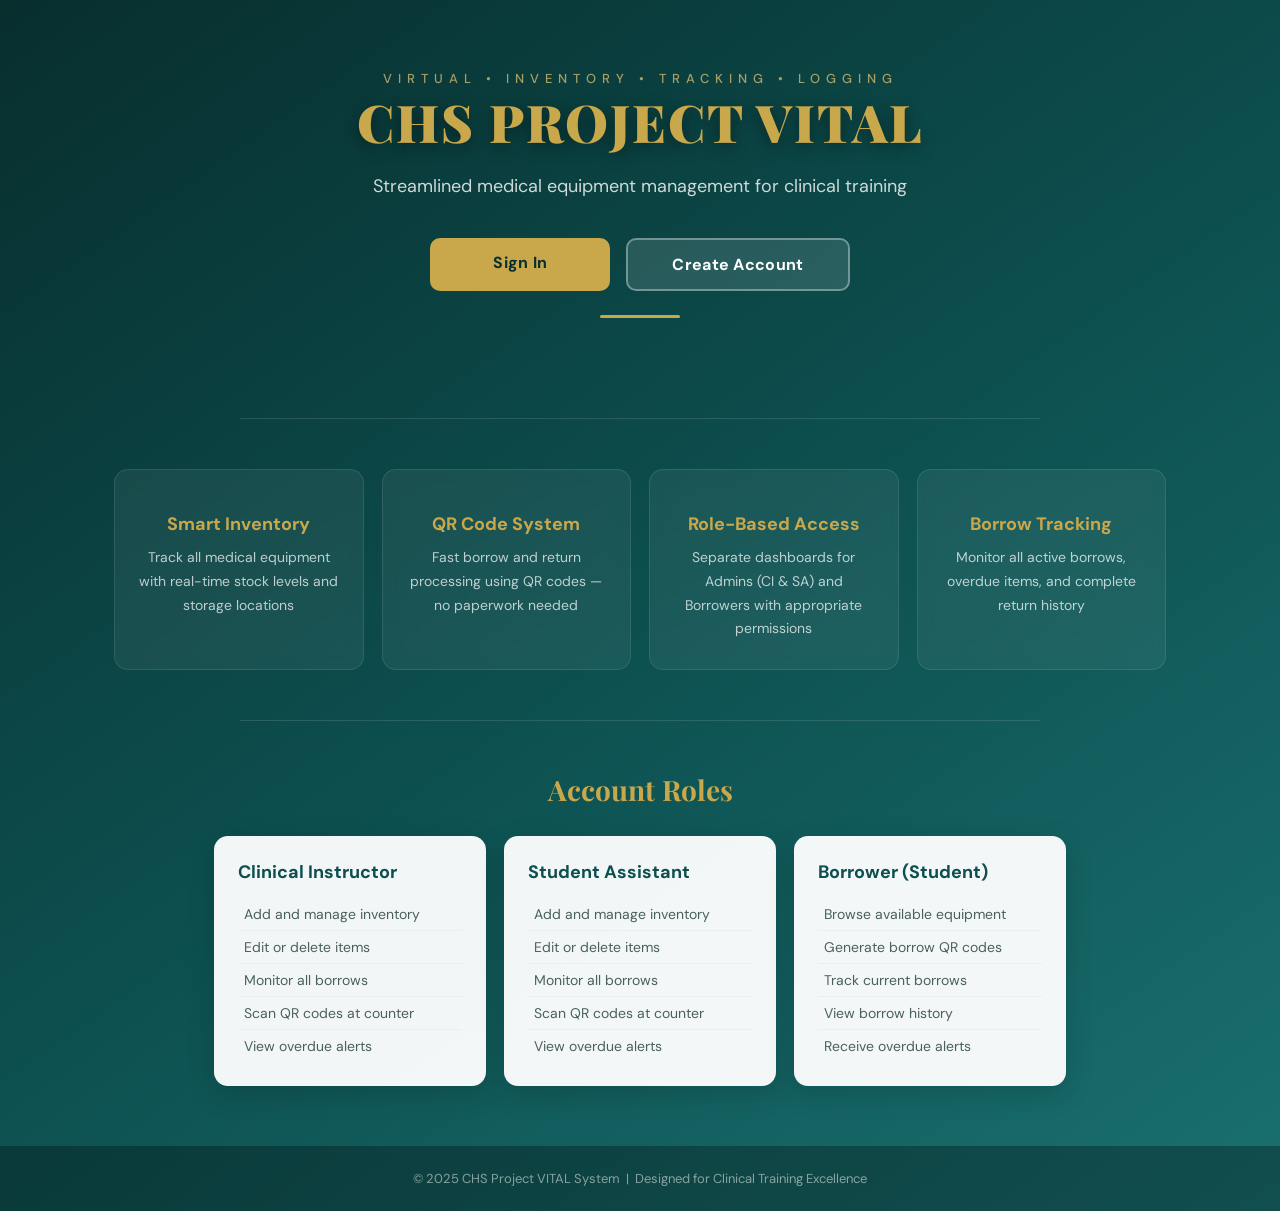
<file: index.html>
<!DOCTYPE html>
<html lang="en">
<head>
 <meta charset="UTF-8">
 <meta name="viewport" content="width=device-width, initial-scale=1.0">
 <title>CHS VITAL System</title>
 <link rel="stylesheet" href="style.css">
 <style>
 body { padding: 0; background: linear-gradient(145deg, #082e2e 0%, #0d4f4f 50%, #1a7070 100%); min-height: 100vh; }

 .landing-header {
 text-align: center;
 padding: 70px 24px 50px;
 position: relative;
 }

 .landing-header::after {
 content: '';
 display: block;
 width: 80px;
 height: 3px;
 background: var(--accent);
 margin: 24px auto 0;
 border-radius: 2px;
 }

 .landing-header h1 {
 font-family: 'Playfair Display', serif;
 font-size: 52px;
 font-weight: 900;
 color: var(--accent);
 letter-spacing: 2px;
 text-shadow: 0 4px 16px rgba(0,0,0,0.4);
 margin-bottom: 10px;
 }

 .landing-header .sub {
 font-size: 13px;
 color: rgba(232,201,122,0.7);
 letter-spacing: 6px;
 font-weight: 500;
 margin-bottom: 0;
 text-shadow: none;
 }

 .landing-header .tagline {
 font-size: 18px;
 color: rgba(255,255,255,0.8);
 margin-top: 18px;
 font-weight: 400;
 text-shadow: none;
 }

 .cta-row {
 display: flex;
 gap: 16px;
 justify-content: center;
 flex-wrap: wrap;
 margin-top: 40px;
 }

 .cta-btn {
 padding: 14px 44px;
 font-size: 16px;
 font-weight: 700;
 border: none;
 border-radius: 10px;
 cursor: pointer;
 text-decoration: none;
 display: inline-block;
 min-width: 180px;
 text-align: center;
 transition: all 0.3s ease;
 font-family: 'DM Sans', sans-serif;
 letter-spacing: 0.3px;
 }

 .cta-primary {
 background: var(--accent);
 color: var(--primary-dark);
 }

 .cta-primary:hover {
 background: var(--accent-light);
 transform: translateY(-3px);
 box-shadow: 0 10px 28px rgba(201,168,76,0.35);
 text-decoration: none;
 }

 .cta-secondary {
 background: rgba(255,255,255,0.12);
 color: white;
 border: 2px solid rgba(255,255,255,0.35);
 }

 .cta-secondary:hover {
 background: rgba(255,255,255,0.2);
 transform: translateY(-3px);
 text-decoration: none;
 color: white;
 }

 .divider-line {
 border: none;
 border-top: 1px solid rgba(255,255,255,0.12);
 max-width: 800px;
 margin: 50px auto;
 }

 .features {
 display: grid;
 grid-template-columns: repeat(auto-fit, minmax(240px, 1fr));
 gap: 18px;
 max-width: 1100px;
 margin: 0 auto;
 padding: 0 24px;
 }

 .feature-card {
 background: rgba(255,255,255,0.06);
 border: 1px solid rgba(255,255,255,0.1);
 backdrop-filter: blur(8px);
 padding: 28px 24px;
 border-radius: 14px;
 text-align: center;
 transition: all 0.3s ease;
 }

 .feature-card:hover {
 background: rgba(255,255,255,0.1);
 transform: translateY(-4px);
 box-shadow: 0 12px 32px rgba(0,0,0,0.2);
 }

 .feature-icon { font-size: 40px; margin-bottom: 14px; }

 .feature-card h3 { color: var(--accent); font-size: 18px; margin-bottom: 10px; text-shadow: none; }
 .feature-card p { color: rgba(255,255,255,0.72); font-size: 14px; line-height: 1.7; }

 .roles-section {
 max-width: 900px;
 margin: 0 auto;
 padding: 0 24px 60px;
 }

 .roles-title {
 text-align: center;
 color: var(--accent);
 font-family: 'Playfair Display', serif;
 font-size: 28px;
 margin-bottom: 28px;
 text-shadow: none;
 }

 .roles-grid {
 display: grid;
 grid-template-columns: repeat(auto-fit, minmax(240px, 1fr));
 gap: 18px;
 }

 .role-card {
 background: rgba(255,255,255,0.95);
 padding: 24px;
 border-radius: 14px;
 box-shadow: 0 8px 28px rgba(0,0,0,0.15);
 }

 .role-card h3 { color: var(--primary); font-size: 18px; margin-bottom: 14px; text-shadow: none; }
 .role-card ul { list-style: none; padding: 0; }
 .role-card li {
 padding: 7px 0;
 border-bottom: 1px solid #e8f0ee;
 font-size: 14px;
 color: #4a6060;
 }
 .role-card li:last-child { border-bottom: none; }
 .role-card li::before { content: " "; color: var(--success); font-weight: 700; margin-right: 6px; }

 footer {
 background: rgba(0,0,0,0.3);
 color: rgba(255,255,255,0.5);
 text-align: center;
 padding: 24px;
 font-size: 13px;
 }

 @media (max-width: 600px) {
 .landing-header h1 { font-size: 34px; }
 .landing-header .tagline { font-size: 15px; }
 .cta-row { flex-direction: column; align-items: center; }
 .cta-btn { width: 100%; max-width: 300px; }
 }
 </style>
</head>
<body>

<div class="landing-header">
 <p class="sub">VIRTUAL • INVENTORY • TRACKING • LOGGING</p>
 <h1>CHS PROJECT VITAL</h1>
 <p class="tagline">Streamlined medical equipment management for clinical training</p>

 <div class="cta-row">
 <a href="login.html" class="cta-btn cta-primary">Sign In</a>
 <a href="register.html" class="cta-btn cta-secondary">Create Account</a>
 </div>
</div>

<hr class="divider-line">

<div class="features">
 <div class="feature-card">
 <div class="feature-icon"></div>
 <h3>Smart Inventory</h3>
 <p>Track all medical equipment with real-time stock levels and storage locations</p>
 </div>
 <div class="feature-card">
 <div class="feature-icon"></div>
 <h3>QR Code System</h3>
 <p>Fast borrow and return processing using QR codes — no paperwork needed</p>
 </div>
 <div class="feature-card">
 <div class="feature-icon"></div>
 <h3>Role-Based Access</h3>
 <p>Separate dashboards for Admins (CI & SA) and Borrowers with appropriate permissions</p>
 </div>
 <div class="feature-card">
 <div class="feature-icon"></div>
 <h3>Borrow Tracking</h3>
 <p>Monitor all active borrows, overdue items, and complete return history</p>
 </div>
</div>

<hr class="divider-line">

<div class="roles-section">
 <h2 class="roles-title">Account Roles</h2>
 <div class="roles-grid">
 <div class="role-card">
 <h3> Clinical Instructor</h3>
 <ul>
 <li>Add and manage inventory</li>
 <li>Edit or delete items</li>
 <li>Monitor all borrows</li>
 <li>Scan QR codes at counter</li>
 <li>View overdue alerts</li>
 </ul>
 </div>
 <div class="role-card">
 <h3> Student Assistant</h3>
 <ul>
 <li>Add and manage inventory</li>
 <li>Edit or delete items</li>
 <li>Monitor all borrows</li>
 <li>Scan QR codes at counter</li>
 <li>View overdue alerts</li>
 </ul>
 </div>
 <div class="role-card">
 <h3> Borrower (Student)</h3>
 <ul>
 <li>Browse available equipment</li>
 <li>Generate borrow QR codes</li>
 <li>Track current borrows</li>
 <li>View borrow history</li>
 <li>Receive overdue alerts</li>
 </ul>
 </div>
 </div>
</div>

<footer>
 &copy; 2025 CHS Project VITAL System &nbsp;|&nbsp; Designed for Clinical Training Excellence
</footer>

<script src="app.js"></script>
</body>
</html>
</file>
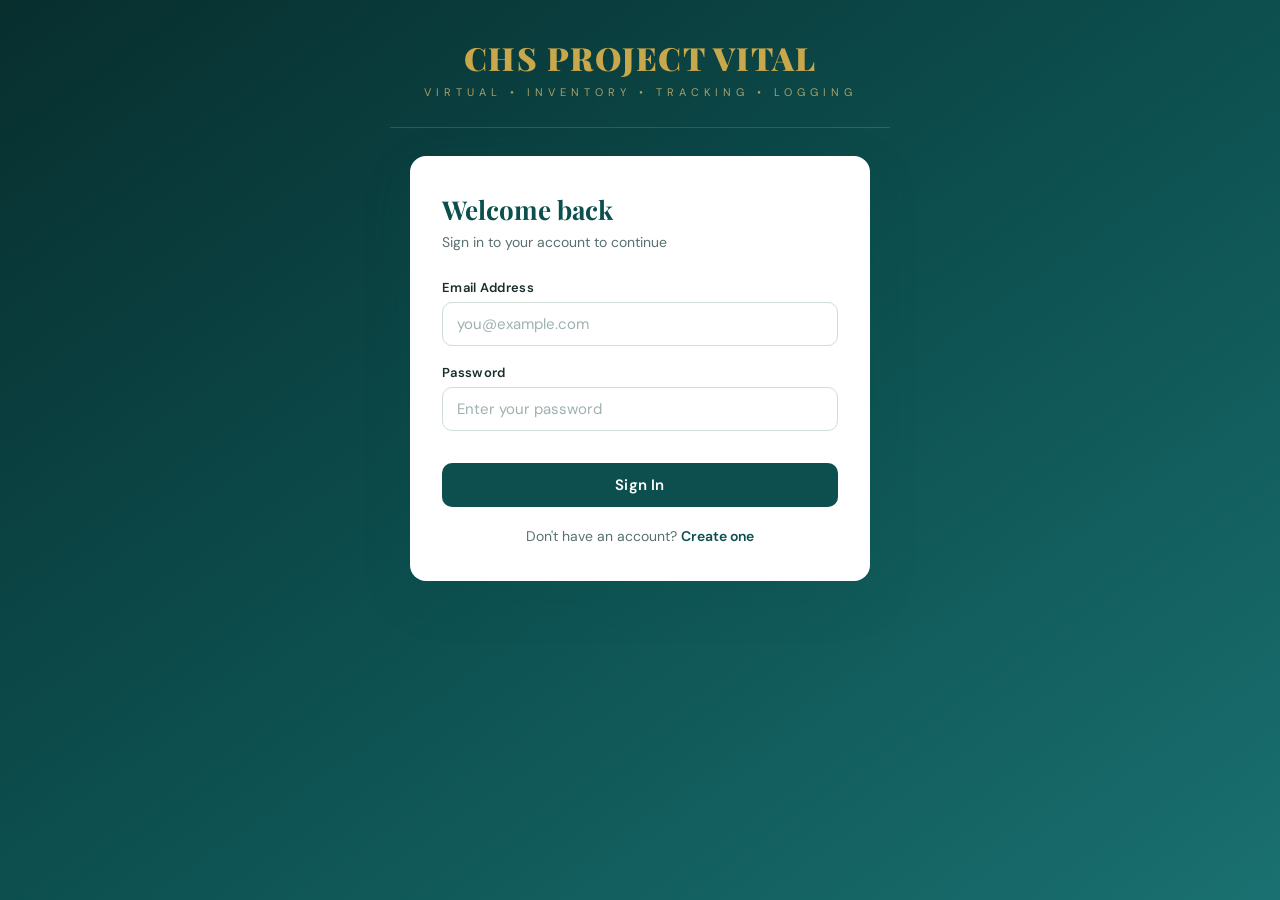
<file: dashboard_admin.html>
<!DOCTYPE html>
<html lang="en">
<head>
 <meta charset="UTF-8">
 <meta name="viewport" content="width=device-width, initial-scale=1.0">
 <title>Admin Dashboard — CHS VITAL System</title>
 <link rel="stylesheet" href="style.css">
 <style>
 .modal { justify-content: center; align-items: center; padding: 20px; }

 .filter-btn {
 padding: 7px 16px;
 font-size: 13px;
 font-weight: 600;
 border: 1.5px solid var(--border);
 border-radius: 20px;
 background: var(--surface);
 color: var(--text-muted);
 cursor: pointer;
 transition: all 0.2s ease;
 font-family: 'DM Sans', sans-serif;
 margin-top: 0;
 width: auto;
 }
 .filter-btn:hover { border-color: var(--primary); color: var(--primary); transform: none; box-shadow: none; }
 .filter-btn.active { background: var(--primary); color: white; border-color: var(--primary); }

 /* Stock badge */
 .stock-badge {
 display: inline-block;
 padding: 3px 10px;
 border-radius: 20px;
 font-size: 12px;
 font-weight: 700;
 }
 .stock-ok { background: #d4f3e8; color: #1a6e4a; }
 .stock-low { background: #fff3cd; color: #8a6400; }
 .stock-out { background: #fde8e8; color: var(--danger); }

 /* Type pill */
 .type-pill {
 display: inline-block;
 padding: 3px 10px;
 border-radius: 20px;
 font-size: 12px;
 font-weight: 600;
 }
 .type-consumable { background: #e8f0ff; color: #2d4fa0; }
 .type-nonconsumable { background: #f0faf6; color: #1a5a3e; }

 /* Action buttons in table */
 .tbl-btn {
 padding: 5px 12px !important;
 font-size: 12px !important;
 width: auto !important;
 margin: 2px !important;
 border-radius: 6px !important;
 }

 /* Arrow Tab Navigation */
 .tab-nav {
 display: flex; align-items: center;
 margin-bottom: 20px; background: var(--surface);
 border-radius: var(--radius); box-shadow: var(--shadow-sm); overflow: hidden;
 }
 .tab-arrow {
 flex: 0 0 48px; height: 52px; background: transparent; border: none;
 font-size: 20px; font-weight: 700; color: var(--primary); cursor: pointer;
 transition: background 0.2s; margin: 0; border-radius: 0;
 display: flex; align-items: center; justify-content: center; width: 48px;
 }
 .tab-arrow:hover:not(:disabled) { background: var(--surface-alt); transform: none; box-shadow: none; }
 .tab-arrow:disabled { opacity: 0.25; cursor: not-allowed; }
 .tab-indicator-wrap {
 flex: 1; display: flex; flex-direction: column; align-items: center;
 justify-content: center; padding: 10px 8px 8px;
 border-left: 1px solid var(--border); border-right: 1px solid var(--border); min-width: 0;
 }
 .tab-label {
 font-size: 14px; font-weight: 700; color: var(--primary);
 font-family: 'DM Sans', sans-serif; white-space: nowrap;
 overflow: hidden; text-overflow: ellipsis; max-width: 100%;
 }
 .tab-dots { display: flex; gap: 6px; margin-top: 5px; }
 .tab-dot {
 width: 7px; height: 7px; border-radius: 50%; background: var(--border);
 transition: all 0.25s; cursor: pointer;
 }
 .tab-dot.active { background: var(--primary); transform: scale(1.3); }

 /* Stock unit row */
 .stock-unit-row { display: flex; gap: 10px; align-items: flex-end; }
 .stock-unit-row .stock-input { flex: 1; }
 .stock-unit-row select.unit-sel { flex: 0 0 100px; }

 /* Procedure tags */
 .proc-tags { display: flex; flex-wrap: wrap; gap: 7px; margin-top: 8px; }
 .proc-tag {
 padding: 5px 13px; border-radius: 20px;
 background: var(--surface-alt); border: 1.5px solid var(--border);
 font-size: 12px; font-weight: 600; color: var(--text-muted);
 cursor: pointer; transition: all 0.18s; user-select: none;
 font-family: 'DM Sans', sans-serif;
 }
 .proc-tag:hover { border-color: var(--primary); color: var(--primary); background: #edf5f3; }
 .proc-tag.active { background: var(--primary); color: white; border-color: var(--primary); }

 /* Suggested items hint */
 #suggestedItems {
 display: none; margin-top: 14px; padding: 14px 16px;
 background: #eaf4f0; border: 1px solid #b0d9cb;
 border-left: 4px solid var(--primary); border-radius: var(--radius);
 }
 #suggestedItems .sugg-title {
 font-size: 11px; font-weight: 700; text-transform: uppercase;
 letter-spacing: 0.7px; color: var(--primary); margin-bottom: 8px;
 }
 .sugg-chip {
 display: inline-block; background: white; border: 1px solid #b0d9cb;
 border-radius: 6px; padding: 4px 10px; font-size: 12px; font-weight: 600;
 color: var(--primary); margin: 3px 3px 3px 0;
 }

 /* Inventory pagination */
 .pagination {
 display: flex; align-items: center; justify-content: center;
 gap: 6px; margin-top: 18px; flex-wrap: wrap;
 }
 .pg-btn {
 padding: 7px 14px; font-size: 13px; font-weight: 600;
 border: 1.5px solid var(--border); border-radius: 8px;
 background: var(--surface); color: var(--text-muted);
 cursor: pointer; transition: all 0.2s; font-family: 'DM Sans', sans-serif;
 width: auto; margin: 0;
 }
 .pg-btn:hover:not(:disabled) { border-color: var(--primary); color: var(--primary); transform: none; box-shadow: none; }
 .pg-btn.active { background: var(--primary); color: white; border-color: var(--primary); }
 .pg-btn:disabled { opacity: 0.4; cursor: not-allowed; }
 .pg-info { font-size: 13px; color: var(--text-muted); font-weight: 500; }

 /* Add item grid */
 .add-grid { display: grid; grid-template-columns: 1fr 1fr; gap: 0 16px; }
 @media (max-width: 520px) { .add-grid { grid-template-columns: 1fr; } }
 </style>
</head>
<body class="dashboard-body">

<div class="page-header">
 <h1 class="header-title">CHS PROJECT VITAL SYSTEM</h1>
 <p class="header-subtitle">VIRTUAL • INVENTORY • TRACKING • LOGGING</p>
</div>

<div class="navbar">
 <h1> Admin Dashboard</h1>
 <div class="navbar-right">
 <span>Welcome, <strong id="userName"></strong> <span id="roleTag"></span></span>
 <button class="menu-toggle" onclick="toggleMenu()">&#9776;</button>
 </div>
</div>

<!-- Side Menu -->
<div id="sideMenu" class="side-menu">
 <button class="close-btn" onclick="toggleMenu()">&#10005;</button>
 <div class="side-menu-header">
 <strong id="sideUserName">User</strong>
 <p id="sideUserRole">Role</p>
 </div>
 <div class="menu-content">
 <button onclick="openProfile()" class="menu-btn"> My Profile</button>
 <button onclick="changePassword()" class="menu-btn"> Change Password</button>
 <hr style="margin:10px 0;border:none;border-top:1px solid rgba(255,255,255,0.12);">
 <button onclick="logout()" class="menu-btn danger"> Logout</button>
 </div>
</div>

<!-- Profile Modal -->
<div id="profileModal" class="modal">
 <div class="modal-content">
 <div class="modal-header">
 <h3> My Profile</h3>
 <button class="close-btn" onclick="closeProfile()">&#10005;</button>
 </div>
 <div class="modal-body">
 <div class="form-group"><label>Full Name</label><input type="text" id="profileName" readonly style="background:#f4f7f6;color:#777;"></div>
 <div class="form-group"><label>Email</label><input type="email" id="profileEmail"></div>
 <div class="form-group"><label>Contact Number</label><input type="tel" id="profileContact"></div>
 <div class="form-group"><label>Department</label><input type="text" id="profileDepartment"></div>
 <button onclick="saveProfile()"> Save Changes</button>
 </div>
 </div>
</div>

<!-- Password Modal -->
<div id="passwordModal" class="modal">
 <div class="modal-content" style="max-width:400px;">
 <div class="modal-header">
 <h3> Change Password</h3>
 <button class="close-btn" onclick="closePassword()">&#10005;</button>
 </div>
 <div class="modal-body">
 <div class="form-group"><label>Current Password</label><input type="password" id="currentPassword" placeholder="Enter current password"></div>
 <div class="form-group"><label>New Password</label><input type="password" id="newPassword" placeholder="At least 8 characters" minlength="8"></div>
 <div class="form-group"><label>Confirm New Password</label><input type="password" id="confirmPassword" placeholder="Repeat new password"></div>
 <button onclick="updatePassword()"> Update Password</button>
 </div>
 </div>
</div>

<!-- Edit Item Modal -->
<div id="editModal" class="modal">
 <div class="modal-content" style="max-width:500px;">
 <div class="modal-header">
 <h3> Edit Item</h3>
 <button class="close-btn" onclick="closeEditModal()">&#10005;</button>
 </div>
 <div class="modal-body">
 <input type="hidden" id="editRowIndex">
 <div style="display:grid;grid-template-columns:1fr 1fr;gap:0 16px;">
 <div class="form-group"><label>Item Name</label><input id="editItem" type="text"></div>
 <div class="form-group"><label>Size / Variant</label><input id="editSize" type="text"></div>
 <div class="form-group"><label>Item Code</label><input id="editCode" type="text"></div>
 <div class="form-group"><label>Stock Quantity</label><input id="editStock" type="number" min="0"></div>
 <div class="form-group">
 <label>Item Type</label>
 <select id="editType">
 <option value="Consumable">Consumable</option>
 <option value="Non-Consumable">Non-Consumable</option>
 </select>
 </div>
 <div class="form-group"><label>Storage Location</label><input id="editLocation" type="text"></div>
 </div>
 <div style="display:flex;gap:10px;margin-top:8px;">
 <button onclick="saveEditItem()" style="flex:1;"> Save Changes</button>
 <button onclick="closeEditModal()" style="flex:1;background:var(--surface-alt);color:var(--text-main);border:1.5px solid var(--border);margin-top:0;">Cancel</button>
 </div>
 </div>
 </div>
</div>

<!-- Borrower Detail Modal -->
<div id="borrowerDetailModal" class="modal">
 <div class="modal-content" style="max-width:540px;">
 <div class="modal-header">
 <h3 id="detailModalTitle">Borrower Details</h3>
 <button class="close-btn" onclick="closeDetailModal()">&#10005;</button>
 </div>
 <div class="modal-body" id="detailModalBody"></div>
 </div>
</div>

<!-- Dashboard Content -->
<div class="dashboard-main">
 <div class="tab-nav" id="tabNav">
 <button class="tab-arrow" id="tabPrev" onclick="navTab(-1)" disabled></button>
 <div class="tab-indicator-wrap">
 <div class="tab-label" id="tabLabel"> Inventory</div>
 <div class="tab-dots" id="tabDots"></div>
 </div>
 <button class="tab-arrow" id="tabNext" onclick="navTab(1)"></button>
 </div>
 <!-- Hidden badges still updated by JS, read by updateAdminBadges() -->
 <span id="alertsCount" style="display:none;"></span>
 <span id="borrowedCount" style="display:none;"></span>

 <!-- TAB: Add Stock -->
 <div id="addstock-tab" class="tab-content">
 <div class="card">
 <h3> Add Stock to Existing Items</h3>
 <p style="color:var(--text-muted);font-size:14px;margin-bottom:18px;">Enter the quantity to add to each item's current stock.</p>
 <div class="form-group" style="margin-bottom:16px;">
 <input id="addStockSearch" type="text" placeholder=" Search items..."
 oninput="filterAddStock()"
 style="width:100%;padding:10px 14px;border:1.5px solid var(--border);border-radius:8px;font-size:14px;font-family:'DM Sans',sans-serif;color:var(--text-main);background:var(--surface);outline:none;transition:border-color 0.2s;"
 onfocus="this.style.borderColor='var(--primary)'" onblur="this.style.borderColor='var(--border)'">
 </div>
 <div id="addStockGrid"></div>
 </div>
 </div>

 <!-- TAB: Stock Alerts -->
 <div id="alerts-tab" class="tab-content">
 <div class="card">
 <h3> Stock Alerts</h3>
 <p style="color:var(--text-muted);font-size:14px;margin-bottom:18px;">Items that are out of stock or running low (≤ 5).</p>
 <div id="alertsList"></div>
 </div>
 </div>
 <div id="inventory-tab" class="tab-content active">
 <div class="card">
 <h3> Add New Item</h3>
 <div class="add-grid">
 <div class="form-group"><label>Item Name</label><input id="item" type="text" placeholder="e.g., Stethoscope"></div>
 <div class="form-group"><label>Size / Variant</label><input id="size" type="text" placeholder="e.g., Large, Adult"></div>
 <div class="form-group"><label>Item Code</label><input id="code" type="text" placeholder="e.g., STH-001"></div>
 <div class="form-group">
 <label>Stock Quantity &amp; Unit</label>
 <div class="stock-unit-row">
 <input id="stock" type="number" placeholder="0" min="0" class="stock-input">
 <select id="stockUnit" class="unit-sel">
 <option value="pcs">pcs</option><option value="boxes">boxes</option>
 <option value="sets">sets</option><option value="rolls">rolls</option>
 <option value="pairs">pairs</option><option value="bottles">bottles</option>
 </select>
 </div>
 </div>
 <div class="form-group">
 <label>Item Type</label>
 <select id="type">
 <option value="">— Select type —</option>
 <option value="Consumable">Consumable</option>
 <option value="Non-Consumable">Non-Consumable</option>
 </select>
 </div>
 <div class="form-group"><label>Storage Location</label><input id="location" type="text" placeholder="e.g., Cabinet A1"></div>
 </div>
 <button onclick="addItem()" style="margin-top:16px;"> Add Item</button>
 </div>

 <div class="card">
 <h3> Inventory List</h3>
 <div style="display:flex;gap:10px;margin-bottom:14px;align-items:center;flex-wrap:wrap;">
 <input id="inventorySearch" type="text" placeholder=" Search items by name, code, or location..."
 oninput="searchAndPage()"
 style="flex:1;min-width:180px;padding:10px 14px;border:1.5px solid var(--border);border-radius:8px;font-size:14px;font-family:'DM Sans',sans-serif;color:var(--text-main);background:var(--surface);outline:none;transition:border-color 0.2s;"
 onfocus="this.style.borderColor='var(--primary)'" onblur="this.style.borderColor='var(--border)'">
 <span id="invTotalCount" style="font-size:13px;color:var(--text-muted);white-space:nowrap;"></span>
 </div>
 <div class="table-wrapper">
 <table id="inventoryTable"></table>
 </div>
 <div class="pagination" id="invPagination"></div>
 </div>
 </div>

 <!-- TAB: Borrows -->
 <div id="borrowed-tab" class="tab-content">
 <div class="card">
 <h3> Borrowed Items</h3>
 <div id="warningContainer"></div>
 <div style="display:flex;gap:8px;margin-bottom:18px;flex-wrap:wrap;align-items:center;">
 <button class="filter-btn active" onclick="setFilter('all',this)">All Borrowers</button>
 <button class="filter-btn" onclick="setFilter('borrowed',this)"> Active</button>
 <button class="filter-btn" onclick="setFilter('returned',this)"> Returned</button>
 <button class="filter-btn" onclick="setFilter('overdue',this)"> Overdue</button>
 <button id="downloadSummaryBtn" onclick="downloadReturnedSummary()"
   style="display:none;margin-left:auto;padding:7px 16px;font-size:13px;font-weight:700;background:var(--success);color:white;border:none;border-radius:20px;cursor:pointer;font-family:'DM Sans',sans-serif;width:auto;margin-top:0;transition:all 0.2s;">
   ⬇ Download Summary
 </button>
 </div>
 <div id="borrowerGrid"></div>
 </div>
 </div>

 <!-- TAB: Procedures -->
 <div id="procedures-tab" class="tab-content">
 <div class="card">
 <h3>Procedures Manager</h3>
 <p style="color:var(--text-muted);font-size:14px;margin-bottom:18px;">Add or delete procedures. Click a procedure to manage the items listed under it.
 These procedures and their items are shown to borrowers.
 </p>

 <!-- Add Procedure -->
 <div style="display:flex;gap:10px;margin-bottom:20px;flex-wrap:wrap;">
 <input id="newProcName" type="text" placeholder="New procedure name..."
 style="flex:1;min-width:180px;padding:10px 14px;border:1.5px solid var(--border);border-radius:8px;font-size:14px;font-family:'DM Sans',sans-serif;color:var(--text-main);background:var(--surface);outline:none;transition:border-color 0.2s;"
 onfocus="this.style.borderColor='var(--primary)'" onblur="this.style.borderColor='var(--border)'"
 onkeydown="if(event.key==='Enter') addProcedure()">
 <button onclick="addProcedure()" style="width:auto;padding:10px 22px;margin:0;">Add Procedure</button>
 </div>

 <!-- Procedure list -->
 <div id="proceduresManagerList"></div>
 </div>
 </div>

 <!-- Procedure Items Edit Modal -->
 <div id="procedureModal" class="modal">
 <div class="modal-content" style="max-width:520px;">
 <div class="modal-header">
 <h3 id="procModalTitle">Edit Procedure Items</h3>
 <button class="close-btn" onclick="closeProcedureModal()">&#10005;</button>
 </div>
 <div class="modal-body">
 <p style="font-size:13px;color:var(--text-muted);margin-bottom:14px;">Items listed here will appear in the borrower's Procedures tab when they tap this procedure.
 </p>
 <div id="procModalItemsList" style="margin-bottom:16px;"></div>
 <!-- Add item to procedure -->
 <div style="display:flex;gap:10px;margin-top:4px;flex-wrap:wrap;">
 <input id="procNewItemInput" type="text" placeholder="Add item name (e.g., Stethoscope)..."
 style="flex:1;min-width:150px;padding:9px 13px;border:1.5px solid var(--border);border-radius:8px;font-size:13px;font-family:'DM Sans',sans-serif;color:var(--text-main);background:var(--surface);outline:none;transition:border-color 0.2s;"
 onfocus="this.style.borderColor='var(--primary)'" onblur="this.style.borderColor='var(--border)'"
 onkeydown="if(event.key==='Enter') addItemToProcedure()">
 <button onclick="addItemToProcedure()" style="width:auto;padding:9px 18px;margin:0;font-size:13px;">Add Item</button>
 </div>
 <button onclick="closeProcedureModal()" style="margin-top:16px;background:var(--surface-alt);color:var(--text-main);border:1.5px solid var(--border);">Done</button>
 </div>
 </div>
 </div>

 <!-- TAB: Monthly Summary -->
 <div id="summary-tab" class="tab-content">
 <div class="card">
 <h3> Monthly Summary</h3>

 <!-- Month/Year picker -->
 <div style="display:flex;gap:10px;align-items:center;flex-wrap:wrap;margin-bottom:20px;">
 <div style="display:flex;gap:8px;align-items:center;">
 <select id="summaryMonth" onchange="renderMonthlySummary()"
 style="padding:9px 14px;border:1.5px solid var(--border);border-radius:8px;font-size:14px;font-family:'DM Sans',sans-serif;color:var(--text-main);background:var(--surface);outline:none;width:auto;cursor:pointer;">
 <option value="0">January</option><option value="1">February</option>
 <option value="2">March</option><option value="3">April</option>
 <option value="4">May</option><option value="5">June</option>
 <option value="6">July</option><option value="7">August</option>
 <option value="8">September</option><option value="9">October</option>
 <option value="10">November</option><option value="11">December</option>
 </select>
 <select id="summaryYear" onchange="renderMonthlySummary()"
 style="padding:9px 14px;border:1.5px solid var(--border);border-radius:8px;font-size:14px;font-family:'DM Sans',sans-serif;color:var(--text-main);background:var(--surface);outline:none;width:auto;cursor:pointer;">
 </select>
 </div>
 <button onclick="downloadMonthlySummary()"
 style="padding:9px 20px;font-size:13px;font-weight:700;background:var(--success);color:white;border:none;border-radius:8px;cursor:pointer;font-family:'DM Sans',sans-serif;width:auto;margin:0;transition:all 0.2s;">
 ⬇ Download CSV
 </button>
 </div>

 <!-- Summary content renders here -->
 <div id="summaryContent"></div>
 </div>
 </div>

 <!-- TAB: Scanner -->
 <div id="scanner-tab" class="tab-content">
 <div class="card">
 <h3> QR Code Scanner</h3>
 <div class="hint-box">
 <strong>How scanning works:</strong><br>
 • <strong>First scan:</strong> Confirms borrow — stock is deducted<br>
 • <strong>Second scan (same QR):</strong> Confirms return — stock is restored
 </div>
 <p style="color:var(--text-muted);font-size:14px;margin-bottom:18px;">Open the scanner in a full-screen view for best camera performance.</p>
 <a href="scanner.html" style="display:inline-block;padding:12px 28px;background:var(--primary);color:white;border-radius:8px;font-weight:600;text-decoration:none;font-size:15px;transition:all 0.2s;"> Open Scanner</a>
 </div>
 </div>
</div>

<script src="app.js"></script>
<script>
let currentData = [];
let allBorrowRecords = [];
let currentFilter = 'all';

// Auth 
function checkAuth() {
 const id = localStorage.getItem("userID");
 const name = localStorage.getItem("userName");
 const role = localStorage.getItem("userRole");
 if (!id) { window.location = "login.html"; return; }

 document.getElementById("userName").textContent = name || "User";
 document.getElementById("sideUserName").textContent = name || "User";
 document.getElementById("sideUserRole").textContent = role || "";

 const roleColors = { "Clinical Instructor":"role-admin", "Student Assistant":"role-sa" };
 const tag = document.getElementById("roleTag");
 tag.className = "role-badge " + (roleColors[role] || "role-admin");
 tag.textContent = role || "";
}

// Side Menu 
function toggleMenu() { document.getElementById("sideMenu").classList.toggle("active"); }
document.addEventListener("click", e => {
 const menu = document.getElementById("sideMenu");
 const tog = document.querySelector(".menu-toggle");
 if (menu && !menu.contains(e.target) && tog && !tog.contains(e.target))
 menu.classList.remove("active");
});

// Procedure data 
const PROCEDURES = [
 { id:'handwash', label:' Hand Washing' },
 { id:'wound', label:' Wound Care' },
 { id:'ie', label:' Internal Examination' },
 { id:'catheter', label:' Female Catheterization' },
 { id:'leopold', label:' Leopold\'s Maneuver' },
 { id:'perianal', label:' Perianal Flushing' },
 { id:'newborn', label:' Newborn Care' },
 { id:'intrapartum', label:' Intrapartum Care' },
 { id:'vitals', label:' Vital Signs' },
 { id:'injection', label:' Injection / IV' },
 { id:'ngt', label:' NGT Insertion' },
 { id:'cpr', label:' CPR / BLS' },
];
const PROC_ITEMS = {
 handwash: ['soap','alcohol','hand sanitizer','basin','towel','gloves','apron'],
 wound: ['gauze','bandage','dressing','iodine','antiseptic','forceps','scissors','tape','saline','cotton','syringe','gloves','basin'],
 ie: ['gloves','sterile gloves','lubricant','jelly','speculum','drape','basin','pad','underpad'],
 catheter: ['catheter','foley','urine bag','drainage bag','lubricant','jelly','sterile gloves','antiseptic','cotton','syringe','saline','basin','tape','drape'],
 leopold: ['stethoscope','doppler','fetoscope','measuring tape','tape measure','lubricant','jelly','gloves','drape'],
 perianal: ['basin','soap','cotton','gauze','gloves','towel','pad','underpad','forceps','antiseptic'],
 newborn: ['bulb syringe','suction','cord clamp','vitamin k','erythromycin','eye ointment','scale','blanket','towel','gloves','basin','thermometer','stethoscope','tape','measuring tape'],
 intrapartum: ['gloves','sterile gloves','scissors','clamp','cord clamp','basin','drape','suture','needle','syringe','iv','catheter','stethoscope','doppler','pad','underpad','gauze','cotton','antiseptic'],
 vitals: ['stethoscope','bp apparatus','thermometer','pulse oximeter','watch','penlight'],
 injection: ['syringe','needle','alcohol swab','tourniquet','iv catheter','tape','gloves','cotton'],
 ngt: ['ngt tube','syringe','tape','lubricant','tongue depressor','penlight','gloves','basin'],
 cpr: ['bvm','ambu bag','face shield','gloves','aed','suction catheter'],
};
let selectedAddProcs = new Set();

function buildProcTags(containerId, selectedSet, onChangeCb) {
 const container = document.getElementById(containerId);
 if (!container) return;
 container.innerHTML = '';
 PROCEDURES.forEach(proc => {
 const tag = document.createElement('span');
 tag.className = 'proc-tag' + (selectedSet.has(proc.id) ? ' active' : '');
 tag.textContent = proc.label;
 tag.onclick = () => {
 if (selectedSet.has(proc.id)) { selectedSet.delete(proc.id); tag.classList.remove('active'); }
 else { selectedSet.add(proc.id); tag.classList.add('active'); }
 if (onChangeCb) onChangeCb();
 };
 container.appendChild(tag);
 });
}

function updateSuggestions() {
 const box = document.getElementById('suggestedItems');
 const chips = document.getElementById('suggChips');
 if (selectedAddProcs.size === 0) { box.style.display = 'none'; return; }
 const seen = new Set(), allItems = [];
 selectedAddProcs.forEach(pid => {
 (PROC_ITEMS[pid] || []).forEach(it => { if (!seen.has(it)) { seen.add(it); allItems.push(it); }});
 });
 box.style.display = 'block';
 chips.innerHTML = allItems.map(it => `<span class="sugg-chip"> ${it}</span>`).join('');
}

// Arrow Tab Navigation 
const ADMIN_TABS = [
 { id: 'inventory-tab', label: ' Inventory' },
 { id: 'addstock-tab', label: ' Add Stock' },
 { id: 'alerts-tab', label: ' Alerts' },
 { id: 'borrowed-tab', label: ' Borrowed Items' },
 { id: 'summary-tab', label: ' Monthly Summary' },
 { id: 'procedures-tab', label: ' Procedures' },
 { id: 'scanner-tab', label: ' Scanner' }
];
let _adminTabIdx = 0;

function initAdminTabNav() {
 const dots = document.getElementById('tabDots');
 if (!dots) return;
 dots.innerHTML = '';
 ADMIN_TABS.forEach((t, i) => {
 const d = document.createElement('span');
 d.className = 'tab-dot' + (i === 0 ? ' active' : '');
 d.id = 'admindot_' + i;
 d.title = t.label.replace(/^\S+\s/, '');
 d.onclick = () => goToAdminTab(i);
 dots.appendChild(d);
 });
 updateAdminTabNav();
 // Init modals backdrop close
 ['profileModal','passwordModal','editModal','borrowerDetailModal','procedureModal'].forEach(id => {
 const el = document.getElementById(id);
 if (el) el.addEventListener('click', e => { if (e.target === el) el.style.display = 'none'; });
 });
}

function navTab(dir) { goToAdminTab(_adminTabIdx + dir); }

function goToAdminTab(idx) {
 _adminTabIdx = Math.max(0, Math.min(ADMIN_TABS.length - 1, idx));
 document.querySelectorAll('.tab-content').forEach(t => t.classList.remove('active'));
 document.getElementById(ADMIN_TABS[_adminTabIdx].id).classList.add('active');
 updateAdminTabNav();
 const tabId = ADMIN_TABS[_adminTabIdx].id;
 if (tabId === 'borrowed-tab') loadBorrowedItemsTracking();
 if (tabId === 'addstock-tab') renderAddStock();
 if (tabId === 'alerts-tab') renderAlerts();
 if (tabId === 'procedures-tab') renderProceduresManager();
 if (tabId === 'summary-tab') renderMonthlySummary();
}

function updateAdminTabNav() {
 const label = document.getElementById('tabLabel');
 const prev = document.getElementById('tabPrev');
 const next = document.getElementById('tabNext');
 if (label) label.textContent = ADMIN_TABS[_adminTabIdx].label;
 if (prev) prev.disabled = _adminTabIdx === 0;
 if (next) next.disabled = _adminTabIdx === ADMIN_TABS.length - 1;
 ADMIN_TABS.forEach((_, i) => {
 const d = document.getElementById('admindot_' + i);
 if (d) d.className = 'tab-dot' + (i === _adminTabIdx ? ' active' : '');
 });
 // Show counts in label
 const ab = document.getElementById('alertsCount');
 const bb = document.getElementById('borrowedCount');
 if (_adminTabIdx === 2 && ab && ab.textContent) label.textContent = ' Alerts (' + ab.textContent + ')';
 if (_adminTabIdx === 3 && bb && bb.textContent) label.textContent = ' Borrowed Items (' + bb.textContent + ')';
}

// backward compat
function switchTab(tabName, btn) {
 const idx = ADMIN_TABS.findIndex(t => t.id === tabName);
 if (idx >= 0) goToAdminTab(idx);
}

// Shelf View 
function renderShelfView() {
 const grid = document.getElementById("shelfGrid");
 if (!currentData || currentData.length === 0) {
 grid.innerHTML = "<div class='empty-state'><div class='icon'></div>No inventory items yet</div>";
 return;
 }
 // Group by location (col 6)
 const shelves = {};
 for (let i = 0; i < currentData.length; i++) {
 const row = currentData[i];
 const location = (row[6] || "Unassigned").trim();
 if (!shelves[location]) shelves[location] = [];
 shelves[location].push(row);
 }
 const sorted = Object.keys(shelves).sort();
 grid.innerHTML = "";
 const wrapper = document.createElement('div');
 wrapper.style.cssText = 'display:grid;grid-template-columns:repeat(auto-fill,minmax(280px,1fr));gap:14px;';

 sorted.forEach(loc => {
 const items = shelves[loc];
 const itemCount = items.length;
 const card = document.createElement('div');
 card.style.cssText = 'background:var(--surface);border:1.5px solid var(--border);border-radius:14px;overflow:hidden;';
 card.innerHTML = `
 <div style="background:var(--primary);color:white;padding:12px 16px;display:flex;justify-content:space-between;align-items:center;">
 <span style="font-weight:700;font-size:14px;"> ${loc}</span>
 <span style="background:rgba(255,255,255,0.2);font-size:12px;font-weight:700;padding:2px 10px;border-radius:20px;">${itemCount} item${itemCount>1?'s':''}</span>
 </div>
 <div style="padding:12px 16px;">
 ${items.map(row => {
 const stock = parseInt(row[4]) || 0;
 const type = row[5] || "";
 let stockColor = stock === 0 ? 'var(--danger)' : stock <= 5 ? 'var(--warning)' : 'var(--success)';
 return `
 <div style="display:flex;justify-content:space-between;align-items:center;padding:8px 0;border-bottom:1px solid var(--border);">
 <div>
 <div style="font-weight:600;font-size:14px;color:var(--primary);">${row[1]||'—'}${row[2]?' <em style="font-weight:400;font-size:12px;color:var(--text-muted);">— '+row[2]+'</em>':''}</div>
 <div style="font-size:11px;color:var(--text-muted);margin-top:2px;">${type}</div>
 </div>
 <div style="text-align:right;font-weight:700;font-size:14px;color:${stockColor};">${stock} <span style="font-size:11px;font-weight:400;color:var(--text-muted);">in stock</span></div>
 </div>`;
 }).join("")}
 </div>`;
 wrapper.appendChild(card);
 });
 grid.appendChild(wrapper);
}

// Add Stock 
function renderAddStock() {
 const grid = document.getElementById("addStockGrid");
 if (!currentData || currentData.length === 0) {
 grid.innerHTML = "<div class='empty-state'><div class='icon'></div>No inventory items yet</div>";
 return;
 }
 grid.innerHTML = "";
 const wrapper = document.createElement('div');
 wrapper.style.cssText = 'display:grid;grid-template-columns:repeat(auto-fill,minmax(260px,1fr));gap:14px;';

 for (let i = 0; i < currentData.length; i++) {
 const row = currentData[i];
 const idx = i;
 const stock = parseInt(row[4]) || 0;
 const name = row[1] || "—";
 const size = row[2] ? ` — ${row[2]}` : "";
 const loc = row[6] || "—";

 const card = document.createElement('div');
 card.className = 'addstock-card';
 card.dataset.search = (name + size + loc).toLowerCase();
 card.style.cssText = 'background:var(--surface);border:1.5px solid var(--border);border-radius:14px;padding:16px;transition:box-shadow 0.2s;';
 card.innerHTML = `
 <div style="font-weight:700;font-size:15px;color:var(--primary);margin-bottom:4px;">${name}<em style="font-weight:400;font-size:13px;color:var(--text-muted);">${size}</em></div>
 <div style="font-size:12px;color:var(--text-muted);margin-bottom:4px;"> ${loc}</div>
 <div style="font-size:13px;font-weight:600;color:var(--text-main);margin-bottom:14px;">Current: <span style="color:${stock<=5?'var(--danger)':'var(--success)'};">${stock}</span></div>
 <div style="display:flex;gap:8px;align-items:center;">
 <input type="number" min="1" placeholder="Qty" id="addqty_${idx}"
 style="flex:1;padding:9px 12px;border:1.5px solid var(--border);border-radius:8px;font-size:14px;font-family:'DM Sans',sans-serif;outline:none;"
 onfocus="this.style.borderColor='var(--primary)'" onblur="this.style.borderColor='var(--border)'"
 onkeydown="if(event.key==='Enter') addStockToItem(${idx}, this)">
 <button onclick="addStockToItem(${idx}, document.getElementById('addqty_${idx}'))"
 style="padding:9px 18px;background:var(--primary);color:white;border:none;border-radius:8px;font-weight:700;font-size:13px;cursor:pointer;font-family:'DM Sans',sans-serif;white-space:nowrap;width:auto;margin:0;">Add
 </button>
 </div>`;
 wrapper.appendChild(card);
 }
 grid.appendChild(wrapper);
}

function filterAddStock() {
 const q = document.getElementById("addStockSearch").value.toLowerCase();
 document.querySelectorAll(".addstock-card").forEach(c => {
 c.style.display = c.dataset.search.includes(q) ? "" : "none";
 });
}

function addStockToItem(rowIndex, inputEl) {
 const qty = parseInt(inputEl.value);
 if (!qty || qty < 1) { showNotification("Please enter a valid quantity","error"); return; }

 const currentStock = parseInt(currentData[rowIndex][4]) || 0;
 const newStock = currentStock + qty;

 fetch(API, { method:"POST", body: new URLSearchParams({ action:"updateItem", row:rowIndex, col:4, value:newStock }) })
 .then(r=>r.json())
 .then(data => {
 if (data.status === "success") {
 showNotification(` Added ${qty} to stock. New total: ${newStock}`,"success");
 inputEl.value = "";
 loadItems(); // Refresh inventory data
 setTimeout(() => renderAddStock(), 600);
 } else {
 showNotification("Failed to update stock","error");
 }
 })
 .catch(() => showNotification("Error updating stock","error"));
}

// Stock Alerts 
function renderAlerts() {
 const container = document.getElementById("alertsList");
 if (!currentData || currentData.length === 0) {
 container.innerHTML = "<div class='empty-state'><div class='icon'></div>No inventory data</div>";
 return;
 }

 const outOfStock = [];
 const lowStock = [];
 for (let i = 0; i < currentData.length; i++) {
 const row = currentData[i];
 const stock = parseInt(row[4]) || 0;
 if (stock === 0) outOfStock.push({ row, idx: i });
 else if (stock <= 5) lowStock.push({ row, idx: i });
 }

 // Update badge
 const total = outOfStock.length + lowStock.length;
 const badge = document.getElementById("alertsCount");
 if (total > 0) { badge.textContent = total; badge.style.display = "inline-block"; }
 else badge.style.display = "none";
 if (typeof updateAdminTabNav === 'function') updateAdminTabNav();

 if (outOfStock.length === 0 && lowStock.length === 0) {
 container.innerHTML = "<div class='empty-state'><div class='icon'></div>All items have sufficient stock</div>";
 return;
 }

 let html = "";

 if (outOfStock.length > 0) {
 html += `<div style="font-size:11px;text-transform:uppercase;letter-spacing:0.8px;font-weight:700;color:var(--danger);margin-bottom:12px;"> Out of Stock (${outOfStock.length})</div>`;
 outOfStock.forEach(({ row }) => {
 html += alertCard(row, "out");
 });
 if (lowStock.length > 0) html += `<hr style="border:none;border-top:1px solid var(--border);margin:18px 0;">`;
 }

 if (lowStock.length > 0) {
 html += `<div style="font-size:11px;text-transform:uppercase;letter-spacing:0.8px;font-weight:700;color:var(--warning);margin-bottom:12px;"> Low Stock (${lowStock.length})</div>`;
 lowStock.forEach(({ row }) => {
 html += alertCard(row, "low");
 });
 }

 container.innerHTML = html;
}

function alertCard(row, type) {
 const stock = parseInt(row[4]) || 0;
 const isOut = type === "out";
 const bg = isOut ? '#fff5f5' : '#fffbea';
 const border = isOut ? 'var(--danger)' : 'var(--warning)';
 const label = isOut ? ' Out of Stock' : ` Low — only ${stock} left`;
 const labelClr = isOut ? 'var(--danger)' : '#8a6400';
 return `
 <div style="background:${bg};border:1px solid ${border};border-left:4px solid ${border};border-radius:10px;padding:14px 16px;margin-bottom:10px;display:flex;justify-content:space-between;align-items:center;gap:12px;">
 <div>
 <div style="font-weight:700;font-size:14px;color:var(--primary);">${row[1]||'—'}${row[2]?' <em style="font-weight:400;font-size:13px;color:var(--text-muted);">— '+row[2]+'</em>':''}</div>
 <div style="font-size:12px;color:var(--text-muted);margin-top:2px;"> ${row[6]||'—'} &nbsp;|&nbsp; ${row[5]||'—'}</div>
 </div>
 <span style="font-size:12px;font-weight:700;color:${labelClr};white-space:nowrap;">${label}</span>
 </div>`;
}

// Profile 
function openProfile() {
 document.getElementById("sideMenu").classList.remove("active");
 document.getElementById("profileModal").style.display = "flex";
 fetch(API, { method:"POST", body: new URLSearchParams({ action:"getUserProfile", userID:localStorage.getItem("userID") }) })
 .then(r=>r.json()).then(data => {
 if (data.status === "success") {
 document.getElementById("profileName").value = data.name || "";
 document.getElementById("profileEmail").value = data.email || "";
 document.getElementById("profileContact").value = data.contact || "";
 document.getElementById("profileDepartment").value = data.department || "";
 }
 });
}
function closeProfile() { document.getElementById("profileModal").style.display = "none"; }
function saveProfile() {
 fetch(API, { method:"POST", body: new URLSearchParams({
 action:"updateUserProfile", userID:localStorage.getItem("userID"),
 email:document.getElementById("profileEmail").value,
 contact:document.getElementById("profileContact").value,
 department:document.getElementById("profileDepartment").value
 })})
 .then(r=>r.json()).then(data => {
 if (data.status==="success") { showNotification(" Profile updated!","success"); closeProfile(); }
 else showNotification("Failed to update profile","error");
 });
}

// Password 
function changePassword() {
 document.getElementById("sideMenu").classList.remove("active");
 document.getElementById("passwordModal").style.display = "flex";
}
function closePassword() {
 document.getElementById("passwordModal").style.display = "none";
 ["currentPassword","newPassword","confirmPassword"].forEach(id => document.getElementById(id).value = "");
}
function updatePassword() {
 const np = document.getElementById("newPassword").value;
 const cp = document.getElementById("confirmPassword").value;
 if (np !== cp) { showNotification("Passwords do not match","error"); return; }
 if (np.length < 8){ showNotification("Password must be at least 8 characters","error"); return; }
 fetch(API, { method:"POST", body: new URLSearchParams({
 action:"changePassword", userID:localStorage.getItem("userID"),
 currentPassword:document.getElementById("currentPassword").value, newPassword:np
 })})
 .then(r=>r.json()).then(data => {
 if (data.status==="success") { showNotification(" Password changed!","success"); closePassword(); }
 else showNotification(data.message||"Failed to change password","error");
 });
}

// Modal backdrop close
document.addEventListener("DOMContentLoaded", () => {
 ["profileModal","passwordModal","editModal","borrowerDetailModal"].forEach(id => {
 const el = document.getElementById(id);
 if (el) el.addEventListener("click", e => { if (e.target === el) el.style.display = "none"; });
 });
});

// Inventory search + pagination 
let _filteredInvRows = [];
let _invPage = 1;
const INV_PER_PAGE = 10;

function searchAndPage() { _invPage = 1; applyInvFilter(); }

function applyInvFilter() {
 const q = (document.getElementById('inventorySearch')?.value || '').toLowerCase().trim();
 _filteredInvRows = currentData.filter(row =>
 [row[1],row[2],row[3],row[6]].some(v => (v||'').toString().toLowerCase().includes(q))
 );
 renderInvPage();
}

// legacy alias
function filterInventoryTable() { applyInvFilter(); }

function renderInvPage() {
 const table = document.getElementById('inventoryTable');
 const total = _filteredInvRows.length;
 const countEl = document.getElementById('invTotalCount');
 if (countEl) countEl.textContent = total ? total + ' item' + (total !== 1 ? 's' : '') : '';
 if (total === 0) {
 table.innerHTML = '<tr><td colspan="9" style="text-align:center;color:#999;padding:30px;">No items found.</td></tr>';
 document.getElementById('invPagination').innerHTML = '';
 return;
 }
 const totalPages = Math.ceil(total / INV_PER_PAGE);
 _invPage = Math.min(_invPage, totalPages);
 const start = (_invPage - 1) * INV_PER_PAGE;
 const end = Math.min(start + INV_PER_PAGE, total);
 const pageRows = _filteredInvRows.slice(start, end);

 table.innerHTML = '<thead><tr><th>Item</th><th>Size</th><th>Code</th><th>Stock</th><th>Status</th><th>Type</th><th>Location</th><th>Actions</th></tr></thead><tbody></tbody>';
 const tbody = table.querySelector('tbody');
 pageRows.forEach(row => {
 const realIdx = currentData.indexOf(row);
 const stock = parseInt(row[4]) || 0;
 const unit = row[7] || 'pcs';
 const stockBadge = stock===0 ? '<span class="stock-badge stock-out">Out of Stock</span>'
 : stock<=3 ? `<span class="stock-badge stock-low">Low (${stock})</span>`
 : `<span class="stock-badge stock-ok">In Stock (${stock})</span>`;
 const typeVal = (row[5]||'').trim();
 const typePill = typeVal==='Consumable' ? '<span class="type-pill type-consumable">Consumable</span>'
 : typeVal==='Non-Consumable' ? '<span class="type-pill type-nonconsumable">Non-Consumable</span>'
 : `<span style="color:var(--text-muted);font-size:13px;">${typeVal||'—'}</span>`;
 const tr = document.createElement('tr');
 tr.innerHTML = `<td style="font-weight:600;">${row[1]||'—'}</td><td>${row[2]||'—'}</td><td><code style="font-size:12px;background:#f4f7f6;padding:2px 6px;border-radius:4px;">${row[3]||'—'}</code></td><td style="font-weight:700;color:${stock===0?'var(--danger)':stock<=3?'var(--warning)':'var(--text-main)'}">${stock} <span style="font-size:11px;font-weight:400;color:var(--text-muted);">${unit}</span></td><td>${stockBadge}</td><td>${typePill}</td><td>${row[6]||'—'}</td><td style="white-space:nowrap;"><button class="tbl-btn btn-success" onclick="openEditModal(${realIdx})" style="background:var(--primary);"> Edit</button><button class="tbl-btn btn-danger" onclick="deleteItem(${realIdx})"> Delete</button></td>`;
 tbody.appendChild(tr);
 });
 // Pagination
 const pg = document.getElementById('invPagination'); pg.innerHTML = '';
 if (totalPages <= 1) return;
 const prev = document.createElement('button'); prev.className='pg-btn'; prev.textContent='← Prev'; prev.disabled=_invPage===1;
 prev.onclick=()=>{_invPage--;renderInvPage();};
 pg.appendChild(prev);
 const ps=Math.max(1,Math.min(_invPage-2,totalPages-4)), pe=Math.min(totalPages,ps+4);
 for(let p=ps;p<=pe;p++){const b=document.createElement('button');b.className='pg-btn'+(p===_invPage?' active':'');b.textContent=p;b.onclick=(()=>{const pp=p;return()=>{_invPage=pp;renderInvPage();};})();pg.appendChild(b);}
 const info=document.createElement('span');info.className='pg-info';info.textContent=`${start+1}–${end} of ${total}`;pg.appendChild(info);
 const next=document.createElement('button');next.className='pg-btn';next.textContent='Next →';next.disabled=_invPage===totalPages;
 next.onclick=()=>{_invPage++;renderInvPage();};
 pg.appendChild(next);
}

// Inventory load 
function loadItems() {
 fetch(API, { method:"POST", body: new URLSearchParams({ action:"getItems" }) })
 .then(r=>r.json())
 .then(data => {
 // Server already strips the header row, so data is pure data rows
 currentData = Array.isArray(data) ? data : [];
 _filteredInvRows = [...currentData];
 _invPage = 1;
 renderInvPage();
 renderAlerts();
 // Refresh addstock view if currently active
 const activeTab = ADMIN_TABS[_adminTabIdx] ? ADMIN_TABS[_adminTabIdx].id : '';
 if (activeTab === 'addstock-tab') renderAddStock();
 })
 .catch(() => showNotification("Failed to load inventory","error"));
}

// Edit Item Modal 
function openEditModal(index) {
 const row = currentData[index];
 if (!row) return;

 document.getElementById("editRowIndex").value = index;
 document.getElementById("editItem").value = row[1] || "";
 document.getElementById("editSize").value = row[2] || "";
 document.getElementById("editCode").value = row[3] || "";
 document.getElementById("editStock").value = row[4] || "";
 document.getElementById("editType").value = row[5] || "Consumable";
 document.getElementById("editLocation").value = row[6] || "";

 document.getElementById("editModal").style.display = "flex";
}

function closeEditModal() {
 document.getElementById("editModal").style.display = "none";
}

function saveEditItem() {
 const index = document.getElementById("editRowIndex").value;
 const item = document.getElementById("editItem").value.trim();
 const size = document.getElementById("editSize").value.trim();
 const code = document.getElementById("editCode").value.trim();
 const stock = document.getElementById("editStock").value.trim();
 const type = document.getElementById("editType").value;
 const location = document.getElementById("editLocation").value.trim();

 if (!item) { showNotification("Item name is required","error"); return; }
 if (!code) { showNotification("Item code is required","error"); return; }
 if (stock==="") { showNotification("Stock quantity is required","error"); return; }
 if (!type) { showNotification("Please select item type","error"); return; }
 if (!location) { showNotification("Storage location is required","error"); return; }

 const btn = event.target;
 setLoading(btn, true);

 // Update each field
 const updates = [
 { col: 1, val: item },
 { col: 2, val: size },
 { col: 3, val: code },
 { col: 4, val: stock },
 { col: 5, val: type },
 { col: 6, val: location }
 ];

 Promise.all(updates.map(u =>
 fetch(API, { method:"POST", body: new URLSearchParams({ action:"updateItem", row:index, col:u.col, value:u.val }) })
 .then(r=>r.json())
 ))
 .then(results => {
 setLoading(btn, false);
 const allOk = results.every(r => r.status === "success");
 if (allOk) {
 showNotification(" Item updated!","success");
 closeEditModal();
 loadItems();
 } else {
 showNotification("Some fields failed to update","error");
 loadItems();
 }
 })
 .catch(() => {
 setLoading(btn, false);
 showNotification("Error updating item","error");
 });
}

function deleteItem(index) {
 const row = currentData[index];
 const name = row ? row[1] : "this item";
 if (!confirm(`Delete "${name}"? This cannot be undone.`)) return;
 fetch(API, { method:"POST", body: new URLSearchParams({ action:"deleteItem", row:index }) })
 .then(r=>r.json())
 .then(data => {
 if (data.status==="success") { showNotification("Item deleted","success"); loadItems(); }
 else showNotification("Failed to delete item","error");
 });
}

function addItem() {
 const item = document.getElementById("item").value.trim();
 const size = document.getElementById("size").value.trim();
 const code = document.getElementById("code").value.trim();
 const stock = document.getElementById("stock").value.trim();
 const unit = document.getElementById("stockUnit").value || "pcs";
 const type = document.getElementById("type").value;
 const location = document.getElementById("location").value.trim();
 if (!item) { showNotification("Please enter item name","error"); return; }
 if (!code) { showNotification("Please enter item code","error"); return; }
 if (!stock) { showNotification("Please enter stock quantity","error"); return; }
 if (isNaN(stock)||parseInt(stock)<0) { showNotification("Stock must be a valid number","error"); return; }
 if (!type) { showNotification("Please select item type","error"); return; }
 if (!location) { showNotification("Please enter storage location","error"); return; }

 const btn = event.target;
 setLoading(btn, true);

 fetch(API, { method:"POST", body: new URLSearchParams({
 action:"addItem", item, size, code, stock, unit, type, location,
 owner: localStorage.getItem("userID")
 })})
 .then(r=>r.json())
 .then(data => {
 setLoading(btn, false);
 if (data.status==="success") {
 showNotification(" Item added!","success");
 ["item","size","code","stock","location"].forEach(id => document.getElementById(id).value = "");
 document.getElementById("type").value = "";
 document.getElementById("stockUnit").value = "pcs";
 loadItems();
 } else showNotification(data.message||"Failed to add item","error");
 })
 .catch(() => { setLoading(btn, false); showNotification("Error adding item","error"); });
}

// Borrow Tracking 
function setFilter(filter, btn) {
 currentFilter = filter;
 document.querySelectorAll('.filter-btn').forEach(b => b.classList.remove('active'));
 btn.classList.add('active');
 // Show download button only for Returned filter
 const dlBtn = document.getElementById('downloadSummaryBtn');
 if (dlBtn) dlBtn.style.display = filter === 'returned' ? 'inline-block' : 'none';
 renderBorrowerGrid();
}

function downloadReturnedSummary() {
 // Collect returned records
 const returnedRecords = allBorrowRecords.filter(r => r[6] === 'Returned');
 if (returnedRecords.length === 0) {
   showNotification('No returned records to download', 'error');
   return;
 }

 // Build CSV content
 const headers = ['Student Name','ID Number','Course','Subject','Procedure','Items','Borrow Date','Due Date','Actual Return Date','Processed By'];
 const rows = returnedRecords.map(r => {
   const itemNames = resolveAdminItemNames(r[3]).join(' | ');
   const borrowDate = r[4] ? new Date(r[4]).toLocaleString() : '—';
   const dueDate = r[5] ? new Date(r[5]).toLocaleString() : '—';
   const actualReturn = r[14] ? new Date(r[14]).toLocaleString() : '—';
   return [
     r[2]||'', r[10]||'', r[11]||'', r[12]||'', r[13]||'',
     itemNames, borrowDate, dueDate, actualReturn, r[8]||''
   ].map(v => `"${String(v).replace(/"/g,'""')}"`).join(',');
 });

 const csv = [headers.join(','), ...rows].join('\n');
 const blob = new Blob([csv], { type: 'text/csv' });
 const url = URL.createObjectURL(blob);
 const a = document.createElement('a');
 a.href = url;
 a.download = `returned_summary_${new Date().toISOString().slice(0,10)}.csv`;
 a.click();
 URL.revokeObjectURL(url);
 showNotification(`Downloaded ${returnedRecords.length} returned record(s)`, 'success');
}

function loadBorrowedItemsTracking() {
 fetch(API, { method:"POST", body: new URLSearchParams({ action:"getAllBorrows" }) })
 .then(r=>r.json())
 .then(data => {
 allBorrowRecords = (!data || data.error) ? [] : data;
 renderBorrowerGrid();
 })
 .catch(() => showNotification("Failed to load borrow records","error"));
}

function renderBorrowerGrid() {
 const grid = document.getElementById("borrowerGrid");
 const warningContainer = document.getElementById("warningContainer");
 warningContainer.innerHTML = "";
 grid.innerHTML = "";

 if (allBorrowRecords.length === 0) {
 grid.innerHTML = "<div class='empty-state'><div class='icon'></div>No borrow records found</div>";
 return;
 }

 const borrowerMap = {};
 let totalOverdue = 0;

 allBorrowRecords.forEach(record => {
 const studentId = record[1];
 const studentName = record[2] || "Unknown";
 const status = record[6];
 const returnDate = new Date(record[5]);
 const isOverdue = returnDate < new Date() && status === "Borrowed";
 if (isOverdue) totalOverdue++;

 const key = studentId + "||" + studentName;
 if (!borrowerMap[key]) {
 borrowerMap[key] = { studentId, studentName, records:[], activeCount:0, overdueCount:0, returnedCount:0 };
 }
 borrowerMap[key].records.push(record);
 if (status==="Borrowed" && !isOverdue) borrowerMap[key].activeCount++;
 if (isOverdue) borrowerMap[key].overdueCount++;
 if (status==="Returned") borrowerMap[key].returnedCount++;
 });

 if (totalOverdue > 0)
 warningContainer.innerHTML = `<div class="warning"> <strong>${totalOverdue} overdue item(s)!</strong> Please follow up with borrowers.</div>`;

 const totalActive = Object.values(borrowerMap).reduce((s,b)=>s+b.activeCount+b.overdueCount,0);
 const badge = document.getElementById('borrowedCount');
 if (totalActive > 0) { badge.textContent = totalActive; badge.style.display='inline-block'; }
 else badge.style.display='none';
 if (typeof updateAdminTabNav === 'function') updateAdminTabNav();

 const entries = Object.values(borrowerMap).filter(b => {
 if (currentFilter==='borrowed') return b.activeCount > 0 || b.overdueCount > 0;
 if (currentFilter==='returned') return b.returnedCount > 0 && b.activeCount === 0 && b.overdueCount === 0;
 if (currentFilter==='overdue') return b.overdueCount > 0;
 return true; // 'all'
 });

 if (entries.length === 0) {
 grid.innerHTML = "<div class='empty-state'><div class='icon'></div>No borrowers match this filter</div>";
 return;
 }

 entries.sort((a,b) => {
 const sa = a.overdueCount>0?2:a.activeCount>0?1:0;
 const sb = b.overdueCount>0?2:b.activeCount>0?1:0;
 return sb-sa;
 });

 const wrapper = document.createElement('div');
 wrapper.style.cssText = 'display:grid;grid-template-columns:repeat(auto-fill,minmax(220px,1fr));gap:12px;';

 entries.forEach(b => {
 const hasOverdue = b.overdueCount > 0;
 const hasActive = b.activeCount > 0;
 const totalItems = b.activeCount + b.overdueCount + b.returnedCount;
 let statusColor='var(--text-muted)', statusLabel=`${b.returnedCount} returned`, borderColor='var(--border)', bgColor='var(--surface)', pill='';
 if (hasOverdue) {
 statusColor='var(--danger)'; statusLabel=`${b.overdueCount} OVERDUE`; borderColor='var(--danger)'; bgColor='#fff5f5';
 pill=`<span style="background:#fde8e8;color:var(--danger);font-size:11px;font-weight:700;padding:2px 8px;border-radius:20px;"> OVERDUE</span>`;
 } else if (hasActive) {
 statusColor='var(--success)'; statusLabel=`${b.activeCount} active borrow${b.activeCount>1?'s':''}`; borderColor='var(--primary)'; bgColor='#f0faf6';
 pill=`<span style="background:#d4f3e8;color:var(--success);font-size:11px;font-weight:700;padding:2px 8px;border-radius:20px;">Active</span>`;
 } else {
 pill=`<span style="background:#e8f4ff;color:#1a5fa0;font-size:11px;font-weight:700;padding:2px 8px;border-radius:20px;"> All Returned</span>`;
 }

 // Build a preview of items from the most recent record
 const previewRecord = b.records.find(r => r[6]==="Borrowed") || b.records[b.records.length-1];
 const previewNames = previewRecord ? resolveAdminItemNames(previewRecord[3]) : [];
 const previewText = previewNames.length > 0
 ? (previewNames.length <= 2 ? previewNames.join(", ") : `${previewNames[0]} +${previewNames.length-1} more`)
 : "";

 const card = document.createElement('div');
 card.style.cssText = `background:${bgColor};border:1.5px solid ${borderColor};border-radius:12px;padding:16px 18px;cursor:pointer;transition:all 0.2s ease;`;
 card.innerHTML = `
 <div style="display:flex;justify-content:space-between;align-items:flex-start;margin-bottom:10px;"><div style="font-size:28px;line-height:1;"></div>${pill}</div>
 <div style="font-weight:700;font-size:15px;color:var(--primary);margin-bottom:4px;">${b.studentName}</div>
 <div style="font-size:12px;color:${statusColor};font-weight:600;">${statusLabel}</div>
 ${previewText ? `<div style="font-size:12px;color:var(--text-muted);margin-top:5px;font-style:italic;"> ${previewText}</div>` : ''}
 <div style="font-size:11px;color:var(--text-muted);margin-top:4px;">${totalItems} total record${totalItems>1?'s':''}</div>
 <div style="margin-top:12px;font-size:12px;color:var(--primary-light);font-weight:600;">Tap to view details →</div>`;
 card.onmouseover = () => { card.style.transform='translateY(-3px)'; card.style.boxShadow='0 8px 24px rgba(13,79,79,0.12)'; };
 card.onmouseout = () => { card.style.transform=''; card.style.boxShadow=''; };
 card.onclick = () => openDetailModal(b);
 wrapper.appendChild(card);
 });

 grid.appendChild(wrapper);
}

// Resolve item IDs to names from inventory 
function resolveAdminItemNames(rawItems) {
 if (!rawItems) return ["Unknown item"];
 return String(rawItems).split(",").map(entry => {
 const id = entry.split(":")[0].trim();
 const qty = parseInt(entry.split(":")[1]) || 1;
 let name = null;
 for (let i = 0; i < currentData.length; i++) {
 if (String(currentData[i][0]) === id) {
 const n = currentData[i][1] || "";
 const s = currentData[i][2] || "";
 name = s ? `${n} (${s})` : n;
 break;
 }
 }
 if (!name) name = "Item #" + id;
 return qty > 1 ? `${name} ×${qty}` : name;
 });
}

function openDetailModal(borrower) {
 document.getElementById("detailModalTitle").textContent = ` ${borrower.studentName}`;
 const body = document.getElementById("detailModalBody");

 const active = borrower.records.filter(r => r[6] === "Borrowed");
 const returned = borrower.records.filter(r => r[6] === "Returned");
 let html = "";

 // Borrower summary header 
 // Try to extract idNumber/course/procedure from latest record's QR metadata
 // These are stored in borrow records if the new QR format was used
 const latestRecord = [...borrower.records].reverse()[0];
 let idNum = "", course = "", procedure = "", subject = "";
 try {
 // Attempt to parse stored QR payload if present (col index varies)
 // Fields may be embedded directly in newer records
 // We surface what we can find
 const rec = latestRecord;
 if (rec && rec.length > 10) {
 idNum = rec[10] || "";
 course = rec[11] || "";
 subject = rec[12] || "";
 procedure = rec[13] || "";
 }
 } catch(e) {}

 const infoRows = [
 idNum ? `<div> <strong>ID Number:</strong> ${idNum}</div>` : '',
 course ? `<div> <strong>Course/Section:</strong> ${course}</div>` : '',
 subject ? `<div> <strong>Subject:</strong> ${subject}</div>` : '',
 procedure ? `<div> <strong>Procedure:</strong> ${procedure}</div>` : '',
 ].filter(Boolean).join("");

 if (infoRows) {
 html += `
 <div style="background:var(--surface-alt);border:1px solid var(--border);border-left:4px solid var(--primary);border-radius:10px;padding:14px 16px;margin-bottom:16px;font-size:13px;color:var(--text-muted);line-height:2.1;">
 <div style="font-size:11px;text-transform:uppercase;letter-spacing:0.8px;font-weight:700;color:var(--primary);margin-bottom:8px;"> Borrower Info</div>
 ${infoRows}
 </div>`;
 }

 // Active / Overdue borrows 
 if (active.length > 0) {
 html += `<div style="font-size:11px;text-transform:uppercase;letter-spacing:0.8px;font-weight:700;color:var(--text-muted);margin-bottom:10px;"> Currently Borrowed</div>`;
 active.forEach(r => {
 const returnDate = new Date(r[5]);
 const isOverdue = returnDate < new Date();
 const daysOver = isOverdue ? Math.floor((new Date() - returnDate) / 86400000) : 0;
 const itemNames = resolveAdminItemNames(r[3]);

 // Try to get per-record metadata
 let rProc = "", rCourse = "", rId = "";
 if (r.length > 10) { rId = r[10]||""; rCourse = r[11]||""; rProc = r[13]||""; }

 html += `
 <div style="background:${isOverdue?'#fff5f5':'#f0faf6'};border:1px solid ${isOverdue?'#f5c6c6':'#b8e8d4'};border-left:4px solid ${isOverdue?'var(--danger)':'var(--success)'};border-radius:10px;padding:14px 16px;margin-bottom:10px;">
 <div style="font-size:11px;color:var(--text-muted);text-transform:uppercase;letter-spacing:0.5px;margin-bottom:8px;font-weight:600;"> Borrowed Items</div>
 <ul style="list-style:none;padding:0;margin:0 0 10px 0;">
 ${itemNames.map(n=>`<li style="font-size:14px;font-weight:600;color:var(--primary);padding:3px 0;border-bottom:1px solid rgba(0,0,0,0.06);"> ${n}</li>`).join("")}
 </ul>
 <div style="font-size:12px;color:var(--text-muted);line-height:2.1;">
 ${rId ? `<div> <strong>ID:</strong> ${rId}</div>` : ''}
 ${rCourse ? `<div> <strong>Course:</strong> ${rCourse}</div>` : ''}
 ${rProc ? `<div> <strong>Procedure:</strong> ${rProc}</div>` : ''}
 <div> <strong>Borrowed:</strong> ${new Date(r[4]).toLocaleString()}</div>
 <div>⏰ <strong>Return by:</strong> <span style="color:${isOverdue?'var(--danger)':'inherit'};font-weight:${isOverdue?'700':'400'};">${returnDate.toLocaleString()}</span></div>
 ${isOverdue?`<div style="color:var(--danger);font-weight:700;"> ${daysOver} day${daysOver>1?'s':''} overdue!</div>`:''}
 ${r[8]?`<div> <strong>Lent by:</strong> ${r[8]}</div>`:''}
 </div>
 <span class="status-badge ${isOverdue?'status-overdue':'status-borrowed'}" style="margin-top:8px;">${isOverdue?' Overdue':'Borrowed'}</span>
 </div>`;
 });
 }

 // Returned borrows 
 if (returned.length > 0) {
 if (active.length > 0) html += `<hr style="border:none;border-top:1px solid var(--border);margin:16px 0;">`;
 html += `<div style="font-size:11px;text-transform:uppercase;letter-spacing:0.8px;font-weight:700;color:var(--text-muted);margin-bottom:10px;"> Returned Items</div>`;
 returned.forEach(r => {
 const itemNames = resolveAdminItemNames(r[3]);
 let rProc = "", rCourse = "", rId = "";
 if (r.length > 10) { rId = r[10]||""; rCourse = r[11]||""; rProc = r[13]||""; }
 html += `
 <div style="background:#f4f7f6;border:1px solid var(--border);border-left:4px solid var(--success);border-radius:10px;padding:14px 16px;margin-bottom:10px;">
 <div style="font-size:11px;color:var(--text-muted);text-transform:uppercase;letter-spacing:0.5px;margin-bottom:8px;font-weight:600;"> Items Returned</div>
 <ul style="list-style:none;padding:0;margin:0 0 10px 0;">
 ${itemNames.map(n=>`<li style="font-size:14px;font-weight:600;color:var(--primary);padding:3px 0;border-bottom:1px solid rgba(0,0,0,0.06);"> ${n}</li>`).join("")}
 </ul>
 <div style="font-size:12px;color:var(--text-muted);line-height:2.1;">
 ${rId ? `<div> <strong>ID:</strong> ${rId}</div>` : ''}
 ${rCourse ? `<div> <strong>Course:</strong> ${rCourse}</div>` : ''}
 ${rProc ? `<div> <strong>Procedure:</strong> ${rProc}</div>` : ''}
 <div> <strong>Borrowed:</strong> ${new Date(r[4]).toLocaleString()}</div>
 <div> <strong>Due date:</strong> ${new Date(r[5]).toLocaleString()}</div>
 ${r[8]?`<div> <strong>Lent by:</strong> ${r[8]}</div>`:''}
 </div>
 <span class="status-badge status-returned" style="margin-top:8px;"> Returned</span>
 </div>`;
 });
 }

 if (!html) html = "<div class='empty-state'><div class='icon'></div>No records found</div>";
 body.innerHTML = html;
 document.getElementById("borrowerDetailModal").style.display = "flex";
}

function closeDetailModal() { document.getElementById("borrowerDetailModal").style.display = "none"; }

// ── Procedures Manager (synced to Google Sheet) ───────────────────────────────
let _cachedProcs = null; // in-memory cache so UI stays snappy
let _editingProcId = null;

// Fetch from Google Sheet, fall back to built-in list if sheet is empty
function fetchProcedures(callback) {
 fetch(API, { method:'POST', body: new URLSearchParams({ action:'getProcedures' }) })
 .then(r => r.json())
 .then(data => {
 if (data.status === 'success' && Array.isArray(data.procedures)) {
 if (data.procedures.length === 0) {
 // First-time setup: seed from built-in list and save
 _cachedProcs = PROCEDURES.map(p => ({
 id: p.id,
 label: p.label.replace(/^\s*\S+\s*/, '').trim(),
 items: (PROC_ITEMS[p.id] || []).slice()
 }));
 persistProcedures(_cachedProcs, () => callback(_cachedProcs));
 } else {
 _cachedProcs = data.procedures;
 syncProceduresArray(_cachedProcs);
 callback(_cachedProcs);
 }
 } else {
 showNotification('Could not load procedures: ' + (data.message||''), 'error');
 callback(_cachedProcs || []);
 }
 })
 .catch(err => {
 showNotification('Network error loading procedures', 'error');
 callback(_cachedProcs || []);
 });
}

// Save full procedures array to Google Sheet
function persistProcedures(procs, done) {
 fetch(API, {
 method: 'POST',
 body: new URLSearchParams({ action:'saveProcedures', procedures: JSON.stringify(procs) })
 })
 .then(r => r.json())
 .then(data => {
 if (data.status === 'success') {
 _cachedProcs = procs;
 syncProceduresArray(procs);
 if (done) done();
 } else {
 showNotification('Failed to save: ' + (data.message||''), 'error');
 }
 })
 .catch(() => showNotification('Network error saving procedures', 'error'));
}

function syncProceduresArray(procs) {
 PROCEDURES.length = 0;
 procs.forEach(p => PROCEDURES.push({ id: p.id, label: p.label }));
}

function renderProceduresManager() {
 const container = document.getElementById('proceduresManagerList');
 if (!container) return;
 container.innerHTML = "<div class='empty-state' style='padding:20px;'><div class='icon'></div>Loading procedures...</div>";

 fetchProcedures(procs => {
 if (procs.length === 0) {
 container.innerHTML = "<div class='empty-state'><div class='icon'></div>No procedures yet. Add one above.</div>";
 return;
 }
 container.innerHTML = procs.map(p => `
 <div style="display:flex;align-items:center;justify-content:space-between;padding:13px 16px;border:1.5px solid var(--border);border-radius:10px;background:var(--surface);margin-bottom:10px;gap:10px;">
 <div style="flex:1;min-width:0;">
 <div style="font-weight:700;color:var(--primary);font-size:14px;">${p.label}</div>
 <div style="font-size:12px;color:var(--text-muted);margin-top:3px;">${p.items.length} item${p.items.length!==1?'s':''}: ${p.items.slice(0,4).join(', ')}${p.items.length>4?' …':''}</div>
 </div>
 <div style="display:flex;gap:8px;flex-shrink:0;">
 <button onclick="openProcedureModal('${p.id}')"
 style="width:auto;padding:7px 16px;margin:0;font-size:12px;font-weight:600;background:var(--primary);color:white;border:none;border-radius:7px;cursor:pointer;">Edit Items
 </button>
 <button onclick="deleteProcedure('${p.id}')"
 style="width:auto;padding:7px 14px;margin:0;font-size:12px;font-weight:600;background:#fde8e8;color:var(--danger);border:1.5px solid #f5c6c6;border-radius:7px;cursor:pointer;">Delete
 </button>
 </div>
 </div>`).join('');
 });
}

function addProcedure() {
 const input = document.getElementById('newProcName');
 const name = (input.value || '').trim();
 if (!name) { showNotification('Please enter a procedure name', 'error'); return; }

 const procs = (_cachedProcs || []).slice();
 const id = 'proc_' + Date.now();
 procs.push({ id, label: name, items: [] });
 input.value = '';
 persistProcedures(procs, () => {
 renderProceduresManager();
 showNotification('Procedure added and saved', 'success');
 });
}

function deleteProcedure(procId) {
 if (!confirm('Delete this procedure? This cannot be undone.')) return;
 const procs = (_cachedProcs || []).filter(p => p.id !== procId);
 persistProcedures(procs, () => {
 renderProceduresManager();
 showNotification('Procedure deleted', 'success');
 });
}

function openProcedureModal(procId) {
 _editingProcId = procId;
 const proc = (_cachedProcs || []).find(p => p.id === procId);
 if (!proc) return;
 document.getElementById('procModalTitle').textContent = 'Items for: ' + proc.label;
 renderProcModalItems(proc);
 document.getElementById('procedureModal').style.display = 'flex';
}

function closeProcedureModal() {
 document.getElementById('procedureModal').style.display = 'none';
 _editingProcId = null;
}

function renderProcModalItems(proc) {
 const container = document.getElementById('procModalItemsList');
 if (!proc.items || proc.items.length === 0) {
 container.innerHTML = "<p style='color:var(--text-muted);font-size:13px;font-style:italic;'>No items yet. Add one below.</p>";
 return;
 }
 container.innerHTML = proc.items.map((item, idx) => `
 <div style="display:flex;align-items:center;justify-content:space-between;padding:9px 12px;border:1px solid var(--border);border-radius:8px;background:var(--surface-alt);margin-bottom:7px;">
 <span style="font-size:14px;color:var(--text-main);font-weight:500;">${item}</span>
 <button onclick="removeProcItem(${idx})"
 style="width:26px;height:26px;border-radius:50%;background:#fde8e8;color:var(--danger);border:1px solid #f5c6c6;font-size:16px;font-weight:700;cursor:pointer;display:flex;align-items:center;justify-content:center;padding:0;margin:0;min-width:unset;line-height:1;">
 &times;
 </button>
 </div>`).join('');
}

function addItemToProcedure() {
 const input = document.getElementById('procNewItemInput');
 const name = (input.value || '').trim();
 if (!name) { showNotification('Please enter an item name', 'error'); return; }

 const procs = (_cachedProcs || []).slice();
 const proc = procs.find(p => p.id === _editingProcId);
 if (!proc) return;
 if (proc.items.includes(name)) { showNotification('Item already in list', 'error'); return; }
 proc.items.push(name);
 input.value = '';
 persistProcedures(procs, () => {
 renderProcModalItems(proc);
 showNotification('Item added and saved', 'success');
 });
}

function removeProcItem(idx) {
 const procs = (_cachedProcs || []).slice();
 const proc = procs.find(p => p.id === _editingProcId);
 if (!proc) return;
 proc.items.splice(idx, 1);
 persistProcedures(procs, () => renderProcModalItems(proc));
}

// ── Monthly Summary ───────────────────────────────────────────────────────────

function initSummaryDatePicker() {
 const now = new Date();
 const monthSel = document.getElementById('summaryMonth');
 const yearSel = document.getElementById('summaryYear');
 if (!monthSel || !yearSel) return;

 monthSel.value = now.getMonth();

 // Populate years: 3 years back to current
 yearSel.innerHTML = '';
 for (let y = now.getFullYear() - 3; y <= now.getFullYear(); y++) {
 const opt = document.createElement('option');
 opt.value = y; opt.textContent = y;
 if (y === now.getFullYear()) opt.selected = true;
 yearSel.appendChild(opt);
 }
}

function renderMonthlySummary() {
 const monthSel = document.getElementById('summaryMonth');
 const yearSel  = document.getElementById('summaryYear');
 const content  = document.getElementById('summaryContent');
 if (!monthSel || !yearSel || !content) return;

 const month = parseInt(monthSel.value);
 const year  = parseInt(yearSel.value);

 // Determine start/end of the selected month
 const monthStart = new Date(year, month, 1);
 const monthEnd   = new Date(year, month + 1, 0, 23, 59, 59);

 const monthName = monthSel.options[monthSel.selectedIndex].text;

 // Filter borrow records to this month (borrow date in range)
 const monthRecords = allBorrowRecords.filter(r => {
 const bd = new Date(r[4]);
 return bd >= monthStart && bd <= monthEnd;
 });

 if (!currentData || currentData.length === 0) {
 content.innerHTML = "<div class='empty-state'><div class='icon'></div>Inventory data not loaded yet</div>";
 return;
 }

 // ── Aggregate borrow/return stats ─────────────────────────────────────────
 // For each borrow record, extract items borrowed and types
 const itemStats = {}; // keyed by inventory ID

 // Build a lookup: inventory id → row
 const invLookup = {};
 currentData.forEach(row => { invLookup[String(row[0])] = row; });

 monthRecords.forEach(record => {
 const rawItems  = String(record[3] || '');
 const typeList  = String(record[9] || '').split(',');
 const status    = record[6];
 const isReturned = status === 'Returned';

 rawItems.split(',').forEach((entry, idx) => {
 const parts = entry.trim().split(':');
 const id  = parts[0].trim();
 const qty = parseInt(parts[1]) || 1;
 if (!id) return;

 if (!itemStats[id]) {
  const invRow = invLookup[id] || null;
  itemStats[id] = {
  id,
  name:    invRow ? (invRow[1] + (invRow[2] ? ' (' + invRow[2] + ')' : '')) : ('Item #' + id),
  type:    invRow ? (invRow[5] || '') : (typeList[idx] || ''),
  unit:    invRow ? (invRow[7] || 'pcs') : 'pcs',
  currentStock: invRow ? (parseInt(invRow[4]) || 0) : 0,
  borrowed: 0,
  returned: 0,
  consumed: 0, // Consumable returned = consumed (not restored)
  lost:     0  // Non-consumable borrowed but not returned
  };
 }

 const itype = (typeList[idx] || itemStats[id].type || '').trim();
 itemStats[id].type = itype || itemStats[id].type;
 itemStats[id].borrowed += qty;
 if (isReturned) itemStats[id].returned += qty;
 });
 });

 // Calculate consumed/lost
 Object.values(itemStats).forEach(s => {
 if (s.type === 'Consumable') {
 // Consumable items are "used/consumed" when borrowed (regardless of "return")
 s.consumed = s.borrowed;
 } else {
 // Non-consumable: lost = borrowed - returned (active borrows still out)
 const stillOut = s.borrowed - s.returned;
 s.lost = stillOut < 0 ? 0 : stillOut;
 }
 });

 // Overview totals
 const totalBorrowed = monthRecords.length;
 const totalReturned = monthRecords.filter(r => r[6] === 'Returned').length;
 const totalActive   = totalBorrowed - totalReturned;

 const consumable    = Object.values(itemStats).filter(s => s.type === 'Consumable');
 const nonConsumable = Object.values(itemStats).filter(s => s.type === 'Non-Consumable');
 const unknown       = Object.values(itemStats).filter(s => s.type !== 'Consumable' && s.type !== 'Non-Consumable');

 // ── Build HTML ─────────────────────────────────────────────────────────────
 let html = '';

 // Overview bar
 html += `
 <div style="display:grid;grid-template-columns:repeat(auto-fit,minmax(130px,1fr));gap:10px;margin-bottom:20px;">
 ${statBox('Total Transactions', totalBorrowed, '#e8f4f0', 'var(--primary)')}
 ${statBox('Returned', totalReturned, '#d4f3e8', 'var(--success)')}
 ${statBox('Active / Overdue', totalActive, totalActive>0?'#fff8e1':'#f0faf6', totalActive>0?'var(--warning)':'var(--text-muted)')}
 ${statBox('Consumable Items', consumable.length, '#e8f0ff', '#2d4fa0')}
 ${statBox('Non-Consumable Items', nonConsumable.length, '#f0faf6', 'var(--success)')}
 </div>`;

 if (monthRecords.length === 0) {
 html += `<div class='empty-state' style='padding:30px;'><div class='icon'></div>No borrow records for ${monthName} ${year}</div>`;
 content.innerHTML = html;
 return;
 }

 // ── Section 1: Borrow / Return Overview ───────────────────────────────────
 html += `
 <div style="margin-bottom:24px;">
 <div style="font-size:12px;font-weight:700;text-transform:uppercase;letter-spacing:0.8px;color:var(--primary);margin-bottom:12px;padding-bottom:8px;border-bottom:2px solid var(--primary);">
 Borrow &amp; Return Overview — ${monthName} ${year}
 </div>
 <div class="table-wrapper">
 <table>
 <thead><tr>
 <th>Item</th><th>Type</th><th>Times Borrowed</th><th>Times Returned</th><th>Still Out</th>
 </tr></thead>
 <tbody>`;

 const allItems = [...consumable, ...nonConsumable, ...unknown].sort((a,b)=>b.borrowed-a.borrowed);

 if (allItems.length === 0) {
 html += `<tr><td colspan="5" style="text-align:center;color:#999;padding:20px;">No individual item records for this month</td></tr>`;
 } else {
 allItems.forEach(s => {
  const stillOut = s.borrowed - s.returned;
  const stillOutClr = stillOut > 0 ? 'color:var(--warning);font-weight:700;' : 'color:var(--text-muted);';
  const typePill = s.type === 'Consumable'
  ? '<span style="background:#e8f0ff;color:#2d4fa0;padding:2px 8px;border-radius:12px;font-size:11px;font-weight:600;">Consumable</span>'
  : s.type === 'Non-Consumable'
  ? '<span style="background:#f0faf6;color:var(--success);padding:2px 8px;border-radius:12px;font-size:11px;font-weight:600;">Non-Consumable</span>'
  : `<span style="color:var(--text-muted);font-size:12px;">${s.type||'—'}</span>`;
  html += `<tr>
  <td style="font-weight:600;">${s.name}</td>
  <td>${typePill}</td>
  <td style="text-align:center;font-weight:600;">${s.borrowed}</td>
  <td style="text-align:center;">${s.returned}</td>
  <td style="text-align:center;${stillOutClr}">${stillOut > 0 ? stillOut : '—'}</td>
 </tr>`;
 });
 }

 html += `</tbody></table></div></div>`;

 // ── Section 2: Consumable Items ───────────────────────────────────────────
 html += `
 <div style="margin-bottom:24px;">
 <div style="font-size:12px;font-weight:700;text-transform:uppercase;letter-spacing:0.8px;color:#2d4fa0;margin-bottom:12px;padding-bottom:8px;border-bottom:2px solid #b8d0ff;">
 Consumable Items — Usage Summary
 </div>`;

 if (consumable.length === 0) {
 html += `<div style="color:var(--text-muted);font-size:14px;padding:16px 0;font-style:italic;">No consumable item records for this month.</div>`;
 } else {
 html += `
 <div class="table-wrapper">
 <table>
 <thead><tr>
 <th>Item</th>
 <th title="Current stock in inventory">Available Stock</th>
 <th title="Times borrowed/used this month">Used / Consumed</th>
 <th title="Estimated stock at start of month = current + consumed">Est. Start-of-Month Stock</th>
 </tr></thead>
 <tbody>`;
 consumable.sort((a,b)=>b.consumed-a.consumed).forEach(s => {
  const estStart = s.currentStock + s.consumed;
  html += `<tr>
  <td style="font-weight:600;">${s.name}</td>
  <td style="text-align:center;">${s.currentStock} <span style="font-size:11px;color:var(--text-muted);">${s.unit}</span></td>
  <td style="text-align:center;font-weight:700;color:#2d4fa0;">${s.consumed} <span style="font-size:11px;color:var(--text-muted);">${s.unit}</span></td>
  <td style="text-align:center;color:var(--text-muted);">${estStart} <span style="font-size:11px;">${s.unit}</span></td>
 </tr>`;
 });
 html += `</tbody></table></div>
 <p style="font-size:12px;color:var(--text-muted);margin-top:8px;font-style:italic;">
 * Est. Start-of-Month Stock = Current Available + Consumed this month (approximation)
 </p>`;
 }
 html += `</div>`;

 // ── Section 3: Non-Consumable Items ───────────────────────────────────────
 html += `
 <div>
 <div style="font-size:12px;font-weight:700;text-transform:uppercase;letter-spacing:0.8px;color:var(--success);margin-bottom:12px;padding-bottom:8px;border-bottom:2px solid #b0d9cb;">
 Non-Consumable Items — Availability &amp; Loss Tracking
 </div>`;

 if (nonConsumable.length === 0) {
 html += `<div style="color:var(--text-muted);font-size:14px;padding:16px 0;font-style:italic;">No non-consumable item records for this month.</div>`;
 } else {
 html += `
 <div class="table-wrapper">
 <table>
 <thead><tr>
 <th>Item</th>
 <th>Available Stock</th>
 <th>Times Borrowed</th>
 <th>Times Returned</th>
 <th>Not Yet Returned</th>
 </tr></thead>
 <tbody>`;
 nonConsumable.sort((a,b)=>b.lost-a.lost).forEach(s => {
  const lostClr = s.lost > 0 ? 'color:var(--danger);font-weight:700;' : 'color:var(--text-muted);';
  html += `<tr>
  <td style="font-weight:600;">${s.name}</td>
  <td style="text-align:center;">${s.currentStock} <span style="font-size:11px;color:var(--text-muted);">${s.unit}</span></td>
  <td style="text-align:center;">${s.borrowed}</td>
  <td style="text-align:center;">${s.returned}</td>
  <td style="text-align:center;${lostClr}">${s.lost > 0 ? s.lost : '—'}</td>
 </tr>`;
 });
 html += `</tbody></table></div>
 <p style="font-size:12px;color:var(--text-muted);margin-top:8px;font-style:italic;">
 * "Not Yet Returned" includes active borrows + any unreturned items from this month.
 </p>`;
 }
 html += `</div>`;

 content.innerHTML = html;
}

function statBox(label, value, bg, color) {
 return `
 <div style="background:${bg};border:1px solid rgba(0,0,0,0.06);border-radius:10px;padding:14px 16px;text-align:center;">
 <div style="font-size:22px;font-weight:800;color:${color};line-height:1;">${value}</div>
 <div style="font-size:12px;color:var(--text-muted);margin-top:4px;font-weight:500;">${label}</div>
 </div>`;
}

function downloadMonthlySummary() {
 const monthSel = document.getElementById('summaryMonth');
 const yearSel  = document.getElementById('summaryYear');
 if (!monthSel || !yearSel) return;

 const month = parseInt(monthSel.value);
 const year  = parseInt(yearSel.value);
 const monthName = monthSel.options[monthSel.selectedIndex].text;

 const monthStart = new Date(year, month, 1);
 const monthEnd   = new Date(year, month + 1, 0, 23, 59, 59);

 const monthRecords = allBorrowRecords.filter(r => {
 const bd = new Date(r[4]);
 return bd >= monthStart && bd <= monthEnd;
 });

 const invLookup = {};
 currentData.forEach(row => { invLookup[String(row[0])] = row; });

 const itemStats = {};
 monthRecords.forEach(record => {
 const rawItems = String(record[3] || '');
 const typeList = String(record[9] || '').split(',');
 const isReturned = record[6] === 'Returned';
 rawItems.split(',').forEach((entry, idx) => {
  const parts = entry.trim().split(':');
  const id = parts[0].trim();
  const qty = parseInt(parts[1]) || 1;
  if (!id) return;
  if (!itemStats[id]) {
  const invRow = invLookup[id] || null;
  itemStats[id] = {
   id, name: invRow ? (invRow[1] + (invRow[2] ? ' (' + invRow[2] + ')' : '')) : ('Item #' + id),
   type: invRow ? (invRow[5] || '') : (typeList[idx] || ''),
   unit: invRow ? (invRow[7] || 'pcs') : 'pcs',
   currentStock: invRow ? (parseInt(invRow[4]) || 0) : 0,
   borrowed: 0, returned: 0
  };
  }
  itemStats[id].borrowed += qty;
  if (isReturned) itemStats[id].returned += qty;
 });
 });

 const rows = [['Month', 'Item', 'Type', 'Available Stock', 'Unit', 'Times Borrowed', 'Times Returned', 'Not Yet Returned / Consumed']];
 Object.values(itemStats).forEach(s => {
 const stillOut = Math.max(0, s.borrowed - s.returned);
 rows.push([
  `${monthName} ${year}`, s.name, s.type, s.currentStock, s.unit,
  s.borrowed, s.returned, stillOut
 ]);
 });

 const csv = rows.map(r => r.map(v => `"${String(v).replace(/"/g,'""')}"`).join(',')).join('\n');
 const blob = new Blob([csv], { type: 'text/csv' });
 const url  = URL.createObjectURL(blob);
 const a    = document.createElement('a');
 a.href = url;
 a.download = `monthly_summary_${monthName}_${year}.csv`;
 a.click();
 URL.revokeObjectURL(url);
 showNotification(`Downloaded summary for ${monthName} ${year}`, 'success');
}

checkAuth();
loadItems();
initAdminTabNav();
initSummaryDatePicker();
setTimeout(renderAlerts, 1200);
</script>

</body>
</html>
</file>
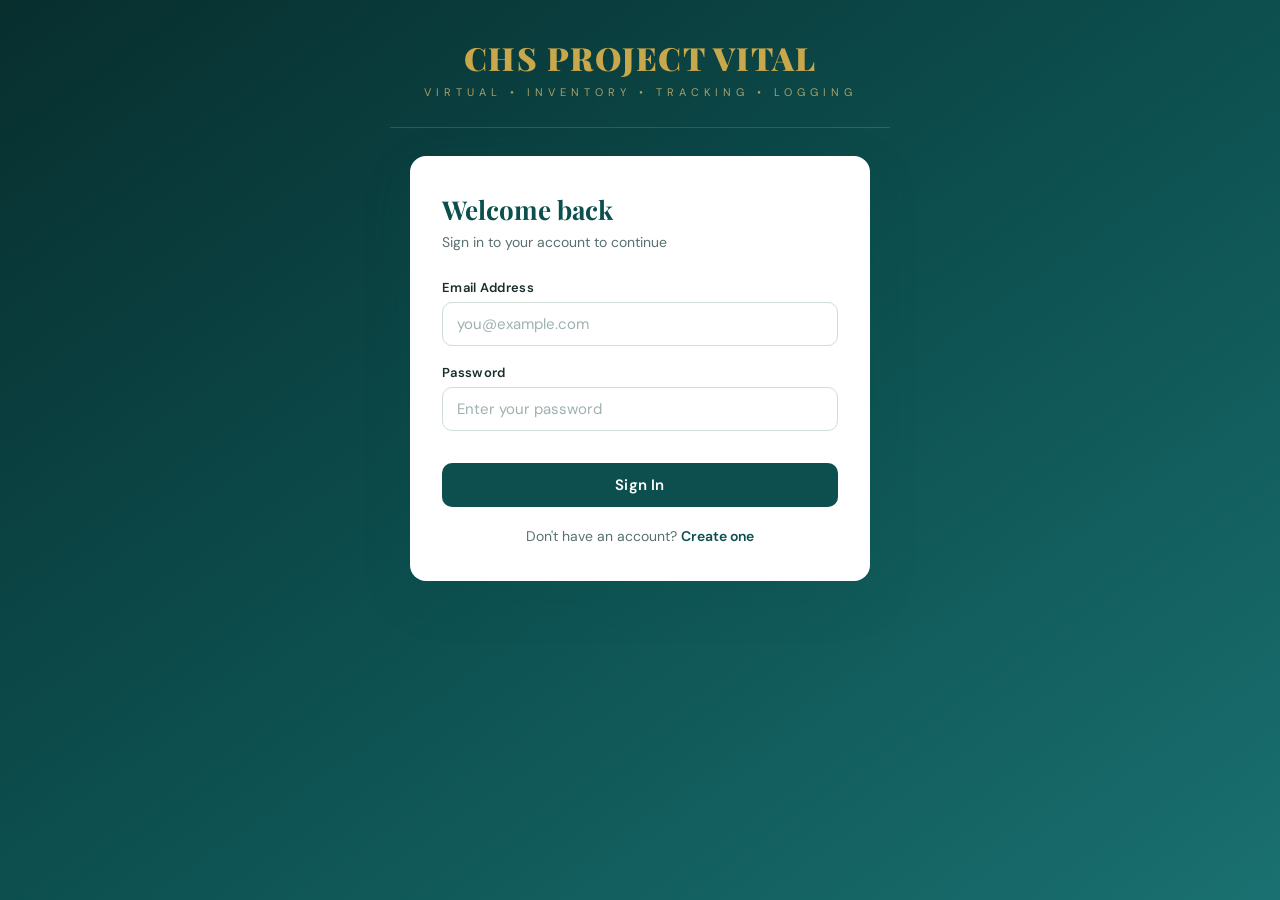
<file: login.html>
<!DOCTYPE html>
<html lang="en">
<head>
 <meta charset="UTF-8">
 <meta name="viewport" content="width=device-width, initial-scale=1.0">
 <title>Login — CHS VITAL System</title>
 <link rel="stylesheet" href="style.css">
</head>
<body class="auth-page">

 <div class="auth-header">
 <span class="logo-text">CHS PROJECT VITAL</span>
 <span class="logo-sub">VIRTUAL • INVENTORY • TRACKING • LOGGING</span>
 </div>

 <div class="auth-card">
 <h2>Welcome back</h2>
 <p class="subtitle">Sign in to your account to continue</p>

 <div class="form-group">
 <label for="email">Email Address</label>
 <input id="email" type="email" placeholder="you@example.com" autocomplete="email" required>
 </div>

 <div class="form-group">
 <label for="password">Password</label>
 <input id="password" type="password" placeholder="Enter your password" autocomplete="current-password" required>
 </div>

 <button onclick="login(this)" style="margin-top: 14px;">Sign In</button>

 <div class="auth-link">
 Don't have an account? <a href="register.html">Create one</a>
 </div>
 </div>

<script src="app.js"></script>
</body>
</html>
</file>
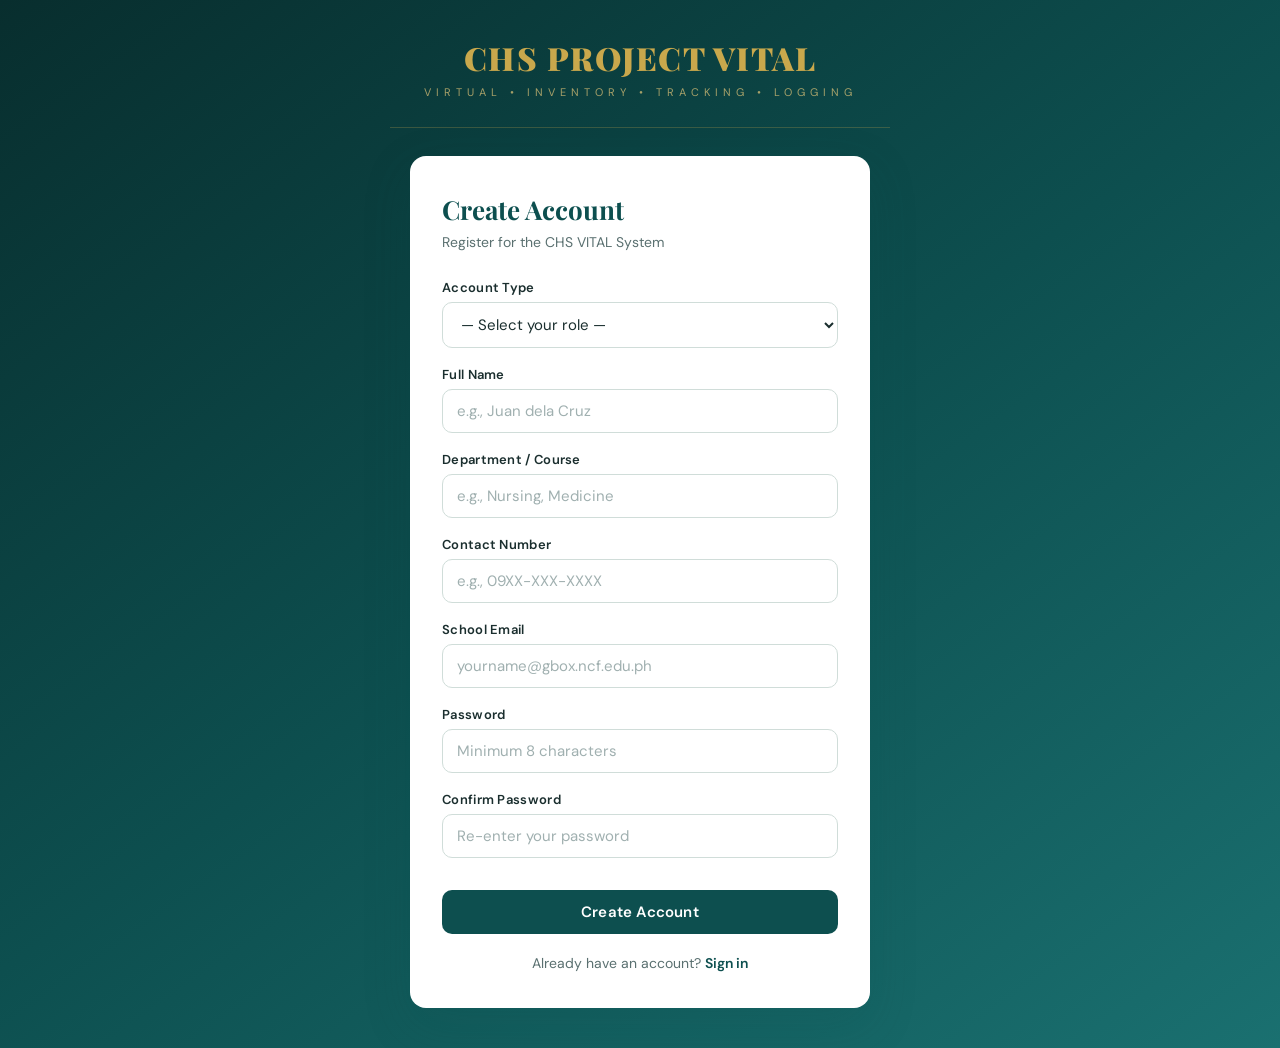
<file: register.html>
<!DOCTYPE html>
<html lang="en">
<head>
  <meta charset="UTF-8">
  <meta name="viewport" content="width=device-width, initial-scale=1.0">
  <title>Register — CHS VITAL System</title>
  <link rel="stylesheet" href="style.css">
</head>
<body class="auth-page">

  <div class="auth-header">
    <span class="logo-text">CHS PROJECT VITAL</span>
    <span class="logo-sub">VIRTUAL • INVENTORY • TRACKING • LOGGING</span>
  </div>

  <div class="auth-card">
    <h2>Create Account</h2>
    <p class="subtitle">Register for the CHS VITAL System</p>

    <!-- Role selector -->
    <div class="form-group">
      <label for="roleSelect">Account Type</label>
      <select id="roleSelect" onchange="handleRoleChange(this.value)" required>
        <option value="">— Select your role —</option>
        <option value="Borrower">Borrower (Student)</option>
        <option value="CI Borrower">Clinical Instructor</option>
      </select>
    </div>

    <!-- Email hint: shown conditionally -->
    <div id="emailHintBox" class="hint-box" style="display:none;">
      Use your school email: <strong>yourname@gbox.ncf.edu.ph</strong>
    </div>

    <div class="form-group">
      <label for="name">Full Name</label>
      <input id="name" type="text" placeholder="e.g., Juan dela Cruz" autocomplete="name" required>
    </div>

    <!-- Student-only: ID Number -->
    <div class="form-group" id="fieldIdNumber">
      <label for="idNumber">School ID Number</label>
      <input id="idNumber" type="text" placeholder="e.g., 2024-00123">
      <small style="color:var(--text-muted);font-size:12px;margin-top:4px;display:block;">
        Your school-issued student ID number
      </small>
    </div>

    <div class="form-group">
      <label for="department">Department / Course</label>
      <input id="department" type="text" placeholder="e.g., Nursing, Medicine" required>
    </div>

    <!-- Student-only: Year Level -->
    <div class="form-group" id="fieldYear">
      <label for="year">Year Level</label>
      <input id="year" type="number" placeholder="e.g., 1, 2, 3, 4" min="1" max="6">
    </div>

    <div class="form-group">
      <label for="contact">Contact Number</label>
      <input id="contact" type="tel" placeholder="e.g., 09XX-XXX-XXXX" required>
    </div>

    <div class="form-group">
      <label for="email" id="emailLabel">School Email</label>
      <input id="email" type="email" placeholder="yourname@gbox.ncf.edu.ph" autocomplete="email" required>
      <small id="emailHint" style="color:var(--text-muted);font-size:12px;margin-top:4px;display:block;">
        Must end with @gbox.ncf.edu.ph
      </small>
    </div>

    <div class="form-group">
      <label for="password">Password</label>
      <input id="password" type="password" placeholder="Minimum 8 characters" minlength="8" autocomplete="new-password" required>
    </div>

    <div class="form-group">
      <label for="confirmPassword">Confirm Password</label>
      <input id="confirmPassword" type="password" placeholder="Re-enter your password" minlength="8" autocomplete="new-password" required>
    </div>

    <button onclick="register(this)" style="margin-top: 14px;">Create Account</button>

    <div class="auth-link">
      Already have an account? <a href="login.html">Sign in</a>
    </div>
  </div>

  <script src="app.js"></script>
  <script>
    function handleRoleChange(role) {
      const isCI = role === 'CI Borrower';
      const isStudent = role === 'Borrower';

      // ID Number field: hidden for CI
      document.getElementById('fieldIdNumber').style.display = isCI ? 'none' : '';
      const idInput = document.getElementById('idNumber');
      idInput.required = isStudent;
      if (isCI) idInput.value = '';

      // Year Level field: hidden for CI
      document.getElementById('fieldYear').style.display = isCI ? 'none' : '';
      const yearInput = document.getElementById('year');
      yearInput.required = isStudent;
      if (isCI) yearInput.value = '';

      // Email: hint + validation changes
      const emailInput = document.getElementById('email');
      const emailHint = document.getElementById('emailHint');
      const emailHintBox = document.getElementById('emailHintBox');
      const emailLabel = document.getElementById('emailLabel');

      if (isCI) {
        emailLabel.textContent = 'Email Address';
        emailInput.placeholder = 'e.g., yourname@gmail.com';
        emailHint.textContent = 'Any valid email address accepted';
        emailHintBox.style.display = 'none';
      } else if (isStudent) {
        emailLabel.textContent = 'School Email';
        emailInput.placeholder = 'yourname@gbox.ncf.edu.ph';
        emailHint.textContent = 'Must end with @gbox.ncf.edu.ph';
        emailHintBox.style.display = '';
      } else {
        emailLabel.textContent = 'Email Address';
        emailInput.placeholder = 'you@example.com';
        emailHint.textContent = '';
        emailHintBox.style.display = 'none';
      }
    }

    // Init: hide conditional fields until role is chosen
    document.addEventListener('DOMContentLoaded', () => {
      document.getElementById('fieldIdNumber').style.display = 'none';
      document.getElementById('fieldYear').style.display = 'none';
      document.getElementById('emailHintBox').style.display = 'none';
      document.getElementById('emailHint').textContent = '';
    });
  </script>
</body>
</html>
</file>
<file: style.css>
@import url('https://fonts.googleapis.com/css2?family=Playfair+Display:wght@700;900&family=DM+Sans:wght@300;400;500;600;700&display=swap');

:root {
  --primary: #0d4f4f;
  --primary-light: #1a7070;
  --primary-dark: #082e2e;
  --accent: #c9a84c;
  --accent-light: #e8c97a;
  --danger: #c0392b;
  --success: #1a8a5a;
  --warning: #d4830a;
  --surface: #ffffff;
  --surface-alt: #f4f7f6;
  --border: #d0ddd9;
  --text-main: #1a2e2e;
  --text-muted: #5a7070;
  --shadow-sm: 0 2px 8px rgba(13,79,79,0.08);
  --shadow-md: 0 6px 24px rgba(13,79,79,0.12);
  --shadow-lg: 0 16px 48px rgba(13,79,79,0.18);
  --radius: 10px;
  --radius-lg: 16px;
}

* {
  margin: 0;
  padding: 0;
  box-sizing: border-box;
}

body {
  font-family: 'DM Sans', sans-serif;
  background: #eaf2f0;
  min-height: 100vh;
  color: var(--text-main);
}

body.dashboard-body {
  background: #e8f0ef;
  padding: 0;
}

/*  PAGE HEADER  */
.page-header {
  background: linear-gradient(135deg, var(--primary-dark) 0%, var(--primary) 60%, var(--primary-light) 100%);
  padding: 28px 30px;
  text-align: center;
  border-bottom: 3px solid var(--accent);
  position: relative;
  overflow: hidden;
}

.page-header::before {
  content: '';
  position: absolute;
  inset: 0;
  background: url("data:image/svg+xml,%3Csvg width='60' height='60' viewBox='0 0 60 60' xmlns='http://www.w3.org/2000/svg'%3E%3Cg fill='none' fill-rule='evenodd'%3E%3Cg fill='%23c9a84c' fill-opacity='0.06'%3E%3Cpath d='M36 34v-4h-2v4h-4v2h4v4h2v-4h4v-2h-4zm0-30V0h-2v4h-4v2h4v4h2V6h4V4h-4zM6 34v-4H4v4H0v2h4v4h2v-4h4v-2H6zM6 4V0H4v4H0v2h4v4h2V6h4V4H6z'/%3E%3C/g%3E%3C/g%3E%3C/svg%3E");
  pointer-events: none;
}

.header-title {
  font-family: 'Playfair Display', serif;
  font-size: 38px;
  font-weight: 900;
  color: var(--accent);
  letter-spacing: 2px;
  text-shadow: 0 2px 8px rgba(0,0,0,0.4);
  position: relative;
}

.header-subtitle {
  font-size: 13px;
  color: rgba(232, 201, 122, 0.85);
  letter-spacing: 6px;
  margin-top: 8px;
  font-weight: 500;
  position: relative;
}

@media (max-width: 600px) {
  .page-header { padding: 20px 15px; }
  .header-title { font-size: 24px; letter-spacing: 1px; }
  .header-subtitle { font-size: 10px; letter-spacing: 3px; }
}

/*  NAVBAR  */
.navbar {
  background: var(--surface);
  padding: 14px 24px;
  display: flex;
  justify-content: space-between;
  align-items: center;
  box-shadow: var(--shadow-sm);
  border-bottom: 1px solid var(--border);
  position: sticky;
  top: 0;
  z-index: 100;
}

.navbar h1 {
  font-family: 'DM Sans', sans-serif;
  font-size: 18px;
  font-weight: 700;
  color: var(--primary);
}

.navbar-right {
  display: flex;
  gap: 12px;
  align-items: center;
}

.navbar-right span {
  font-size: 14px;
  color: var(--text-muted);
  font-weight: 500;
}

.navbar-right strong {
  color: var(--primary);
}

/*  HAMBURGER / SIDE MENU  */
.menu-toggle {
  background: transparent !important;
  color: var(--primary) !important;
  font-size: 22px !important;
  padding: 6px 10px !important;
  margin: 0 !important;
  border: 1.5px solid var(--border) !important;
  border-radius: 8px !important;
  cursor: pointer;
  width: auto !important;
  transition: all 0.2s ease;
  line-height: 1;
}

.menu-toggle:empty::before {
  content: '☰';
}

.menu-toggle:hover {
  background: var(--surface-alt) !important;
  transform: none !important;
  box-shadow: none !important;
}

.side-menu {
  position: fixed;
  right: -320px;
  top: 0;
  width: 290px;
  height: 100vh;
  background: var(--primary-dark);
  box-shadow: -4px 0 20px rgba(0,0,0,0.25);
  z-index: 999;
  transition: right 0.3s ease;
  padding: 20px;
}

.side-menu.active {
  right: 0;
  display: block;
}

.side-menu .close-btn {
  position: absolute;
  top: 14px;
  right: 14px;
  background: rgba(255,255,255,0.1);
  border: none;
  border-radius: 50%;
  width: 32px;
  height: 32px;
  font-size: 16px;
  cursor: pointer;
  color: white;
  display: flex;
  align-items: center;
  justify-content: center;
}

.side-menu .close-btn:empty::before { content: '✕'; }

.side-menu-header {
  padding: 20px 0 24px;
  border-bottom: 1px solid rgba(255,255,255,0.1);
  margin-bottom: 16px;
}

.side-menu-header p {
  color: rgba(255,255,255,0.6);
  font-size: 12px;
  margin-top: 4px;
}

.side-menu-header strong {
  color: var(--accent);
  font-size: 15px;
  display: block;
}

.side-menu .menu-content {
  display: flex;
  flex-direction: column;
  gap: 6px;
}

.side-menu .menu-btn {
  padding: 12px 16px;
  background: rgba(255,255,255,0.07);
  border: 1px solid rgba(255,255,255,0.1);
  border-radius: 8px;
  cursor: pointer;
  text-align: left;
  font-size: 14px;
  font-weight: 500;
  transition: all 0.2s ease;
  width: 100%;
  color: rgba(255,255,255,0.88);
  font-family: 'DM Sans', sans-serif;
}

.side-menu .menu-btn:hover {
  background: rgba(201, 168, 76, 0.2);
  border-color: rgba(201, 168, 76, 0.4);
  transform: translateX(4px);
}

.side-menu .menu-btn.danger {
  color: #ff8080;
}

/*  MODALS  */
.modal {
  display: none;
  position: fixed;
  z-index: 1000;
  inset: 0;
  background: rgba(8,46,46,0.55);
  backdrop-filter: blur(4px);
  animation: fadeIn 0.25s ease;
  /* Centering always present so style.display="flex" works correctly */
  justify-content: center;
  align-items: center;
  padding: 20px;
}

.modal.active {
  display: flex;
}

.modal-content {
  background: var(--surface);
  border-radius: var(--radius-lg);
  box-shadow: var(--shadow-lg);
  max-width: 480px;
  width: 100%;
  max-height: 90vh;
  overflow-y: auto;
}

.modal-header {
  display: flex;
  justify-content: space-between;
  align-items: center;
  padding: 18px 24px;
  background: var(--primary);
  border-radius: var(--radius-lg) var(--radius-lg) 0 0;
}

.modal-header h3 {
  color: var(--accent);
  font-family: 'Playfair Display', serif;
  font-size: 18px;
  font-weight: 700;
  margin: 0;
  text-shadow: none;
}

.modal-header .close-btn {
  background: rgba(255,255,255,0.15);
  border: none;
  border-radius: 50%;
  width: 30px;
  height: 30px;
  font-size: 16px;
  cursor: pointer;
  color: white;
  display: flex;
  align-items: center;
  justify-content: center;
}

.modal-header .close-btn:empty::before { content: '✕'; }

.modal-body {
  padding: 28px 24px;
  background: var(--surface);
  color: var(--text-main);
}

@keyframes fadeIn {
  from { opacity: 0; }
  to { opacity: 1; }
}

/*  AUTH CONTAINER  */
.auth-page {
  min-height: 100vh;
  background: linear-gradient(145deg, var(--primary-dark) 0%, var(--primary) 50%, var(--primary-light) 100%);
  display: flex;
  flex-direction: column;
  align-items: center;
  justify-content: flex-start;
  padding: 0 16px 40px;
}

.auth-header {
  padding: 36px 30px 28px;
  text-align: center;
  width: 100%;
  max-width: 500px;
  border-bottom: 1px solid rgba(201, 168, 76, 0.25);
  margin-bottom: 28px;
}

.auth-header .logo-text {
  font-family: 'Playfair Display', serif;
  font-size: 32px;
  font-weight: 900;
  color: var(--accent);
  letter-spacing: 1.5px;
  display: block;
}

.auth-header .logo-sub {
  font-size: 11px;
  color: rgba(232, 201, 122, 0.7);
  letter-spacing: 5px;
  margin-top: 6px;
  display: block;
}

.auth-card {
  background: var(--surface);
  border-radius: var(--radius-lg);
  box-shadow: var(--shadow-lg);
  padding: 36px 32px;
  width: 100%;
  max-width: 460px;
  animation: slideUp 0.4s ease;
}

.auth-card h2 {
  font-family: 'Playfair Display', serif;
  font-size: 26px;
  color: var(--primary);
  margin-bottom: 6px;
  text-shadow: none;
}

.auth-card .subtitle {
  font-size: 14px;
  color: var(--text-muted);
  margin-bottom: 28px;
}

@keyframes slideUp {
  from { opacity: 0; transform: translateY(24px); }
  to { opacity: 1; transform: translateY(0); }
}

/*  FORM ELEMENTS  */
.form-group {
  margin-bottom: 18px;
}

label {
  display: block;
  margin-bottom: 6px;
  color: var(--text-main);
  font-weight: 600;
  font-size: 13px;
  letter-spacing: 0.3px;
}

input, select, textarea {
  width: 100%;
  padding: 11px 14px;
  border: 1.5px solid var(--border);
  border-radius: var(--radius);
  font-size: 15px;
  color: var(--text-main);
  background: var(--surface);
  transition: border-color 0.25s, box-shadow 0.25s;
  font-family: 'DM Sans', sans-serif;
}

input:focus, select:focus, textarea:focus {
  outline: none;
  border-color: var(--primary);
  box-shadow: 0 0 0 3px rgba(13,79,79,0.1);
}

input::placeholder { color: #a0b0b0; }

/*  BUTTONS  */
button {
  background: var(--primary);
  color: white;
  border: none;
  padding: 12px 18px;
  width: 100%;
  border-radius: var(--radius);
  font-size: 15px;
  font-weight: 600;
  cursor: pointer;
  transition: all 0.25s ease;
  margin-top: 8px;
  font-family: 'DM Sans', sans-serif;
  letter-spacing: 0.2px;
}

button:hover:not(:disabled) {
  background: var(--primary-light);
  transform: translateY(-2px);
  box-shadow: 0 6px 18px rgba(13,79,79,0.3);
}

button:disabled {
  opacity: 0.55;
  cursor: not-allowed;
}

.btn-accent {
  background: var(--accent) !important;
  color: var(--primary-dark) !important;
}

.btn-accent:hover:not(:disabled) {
  background: var(--accent-light) !important;
  box-shadow: 0 6px 18px rgba(201,168,76,0.35) !important;
}

.btn-danger {
  background: var(--danger) !important;
  color: white !important;
}

.btn-danger:hover:not(:disabled) {
  background: #a93226 !important;
}

.btn-success {
  background: var(--success) !important;
  color: white !important;
}

.btn-secondary {
  background: var(--surface-alt) !important;
  color: var(--text-main) !important;
  border: 1.5px solid var(--border);
}

.btn-sm {
  padding: 7px 14px !important;
  font-size: 13px !important;
  width: auto !important;
  margin-top: 0 !important;
}

/*  AUTH LINKS  */
.auth-link {
  text-align: center;
  margin-top: 20px;
  font-size: 14px;
  color: var(--text-muted);
}

.auth-link a {
  color: var(--primary);
  font-weight: 600;
  text-decoration: none;
}

.auth-link a:hover { text-decoration: underline; }

/*  DASHBOARD LAYOUT  */
.dashboard-main {
  padding: 24px 20px 40px;
  max-width: 900px;
  margin: 0 auto;
}

/*  TABS  */
.tabs {
  display: flex;
  gap: 0;
  margin-bottom: 28px;
  background: var(--surface);
  border-radius: var(--radius);
  padding: 5px;
  box-shadow: var(--shadow-sm);
}

.tab-btn {
  flex: 1;
  padding: 10px 14px;
  background: transparent;
  border: none;
  border-radius: 7px;
  cursor: pointer;
  font-weight: 600;
  font-size: 13px;
  color: var(--text-muted);
  transition: all 0.25s ease;
  font-family: 'DM Sans', sans-serif;
  position: relative;
  white-space: nowrap;
}

.tab-btn.active {
  background: var(--primary);
  color: white;
  box-shadow: var(--shadow-sm);
}

.tab-btn .badge {
  position: absolute;
  top: 4px;
  right: 4px;
  background: var(--danger);
  color: white;
  border-radius: 50%;
  padding: 1px 5px;
  font-size: 10px;
  font-weight: bold;
  line-height: 1.4;
}

.tab-content {
  display: none;
}

.tab-content.active {
  display: block;
  animation: fadeIn 0.2s ease;
}

/*  CARDS  */
.card {
  background: var(--surface);
  border-radius: var(--radius-lg);
  box-shadow: var(--shadow-sm);
  padding: 24px;
  margin-bottom: 20px;
  border: 1px solid var(--border);
}

.card h3 {
  font-family: 'Playfair Display', serif;
  font-size: 18px;
  color: var(--primary);
  margin-bottom: 18px;
  text-shadow: none;
  padding-bottom: 12px;
  border-bottom: 1px solid var(--border);
}

/*  TABLES  */
.table-wrapper {
  overflow-x: auto;
  border-radius: var(--radius);
  border: 1px solid var(--border);
}

table {
  width: 100%;
  border-collapse: collapse;
  background: var(--surface);
}

thead {
  background: var(--primary);
}

th {
  padding: 13px 14px;
  text-align: left;
  font-weight: 600;
  font-size: 12px;
  color: rgba(255,255,255,0.9);
  letter-spacing: 0.6px;
  text-transform: uppercase;
}

td {
  padding: 11px 14px;
  border-bottom: 1px solid var(--border);
  font-size: 14px;
  color: var(--text-main);
}

tr:last-child td { border-bottom: none; }

tr:hover td { background: #f0f7f5; }

td[contenteditable] {
  cursor: text;
  background: #fffbea;
}

td[contenteditable]:focus {
  background: #fff8d6;
  outline: 2px solid var(--accent);
}

/*  BORROW / RECORD CARDS  */
.borrow-record {
  background: var(--surface-alt);
  padding: 16px 18px;
  margin: 10px 0;
  border-radius: var(--radius);
  border-left: 4px solid var(--accent);
  border: 1px solid var(--border);
  border-left: 4px solid var(--accent);
  transition: box-shadow 0.2s;
}

.borrow-record:hover {
  box-shadow: var(--shadow-sm);
}

.borrow-record.overdue {
  border-left-color: var(--danger);
  background: #fff5f5;
}

.borrow-header {
  font-weight: 700;
  color: var(--primary);
  margin-bottom: 8px;
  font-size: 15px;
}

.borrow-info {
  font-size: 13px;
  color: var(--text-muted);
  line-height: 1.8;
}

.borrowed-item {
  background: var(--surface);
  padding: 16px 18px;
  margin: 10px 0;
  border-radius: var(--radius);
  border: 1px solid var(--border);
  border-left: 4px solid var(--primary);
}

.borrowed-item-header {
  font-weight: 700;
  color: var(--primary);
  margin-bottom: 8px;
}

.borrowed-item-info {
  font-size: 13px;
  color: var(--text-muted);
  line-height: 1.8;
}

/*  STATUS BADGES  */
.status-badge {
  display: inline-flex;
  align-items: center;
  padding: 3px 10px;
  border-radius: 20px;
  font-size: 12px;
  font-weight: 600;
  margin-top: 8px;
}

.status-borrowed {
  background: #fff3cd;
  color: #8a6400;
}

.status-returned {
  background: #d4f3e8;
  color: #1a6e4a;
}

.status-overdue {
  background: #fde8e8;
  color: var(--danger);
}

/*  WARNING BOX  */
.warning {
  background: #fff8e6;
  padding: 14px 18px;
  border-radius: var(--radius);
  color: #7a5500;
  margin-bottom: 18px;
  border: 1px solid #f0d080;
  border-left: 4px solid var(--warning);
  font-size: 14px;
}

/*  ITEMS LIST (BORROW)  */
.items-list {
  max-height: 360px;
  overflow-y: auto;
  border: 1.5px solid var(--border);
  border-radius: var(--radius);
  background: var(--surface-alt);
  padding: 8px;
}

.item-label {
  display: flex;
  align-items: center;
  gap: 10px;
  padding: 10px 12px;
  margin: 4px 0;
  background: var(--surface);
  border-radius: 8px;
  cursor: pointer;
  transition: all 0.2s ease;
  font-size: 14px;
  border: 1px solid transparent;
}

.item-label:hover {
  background: #e8f4f1;
  border-color: var(--primary-light);
}

.item-checkbox {
  accent-color: var(--primary);
  width: 16px;
  height: 16px;
  cursor: pointer;
}

/*  QR  */
.qr-container {
  text-align: center;
  margin: 20px 0;
  padding: 24px;
  background: var(--surface-alt);
  border-radius: var(--radius-lg);
  border: 1px dashed var(--border);
}

#qrcode {
  max-width: 300px;
  margin: 0 auto;
  display: block;
}

/*  NOTIFICATIONS  */
.notification {
  position: fixed;
  bottom: 24px;
  right: 24px;
  padding: 14px 20px;
  border-radius: var(--radius);
  color: white;
  font-weight: 600;
  font-size: 14px;
  z-index: 9999;
  opacity: 0;
  transform: translateY(20px);
  transition: all 0.3s ease;
  max-width: 380px;
  box-shadow: var(--shadow-lg);
}

.notification.show {
  opacity: 1;
  transform: translateY(0);
}

.notification-success { background: var(--success); }
.notification-error { background: var(--danger); }
.notification-info { background: var(--primary); }

/*  EMPTY STATE  */
.empty-state {
  text-align: center;
  padding: 40px 20px;
  color: var(--text-muted);
  font-size: 15px;
}

.empty-state .icon { font-size: 40px; margin-bottom: 12px; }

/*  INFO HINT BOX  */
.hint-box {
  background: #e8f4ff;
  border: 1px solid #b8d8f8;
  border-left: 4px solid #3b82f6;
  padding: 14px 18px;
  border-radius: var(--radius);
  font-size: 13.5px;
  color: #1e4a7a;
  margin-bottom: 18px;
  line-height: 1.7;
}

/*  ROLE BADGE  */
.role-badge {
  display: inline-block;
  padding: 3px 10px;
  border-radius: 20px;
  font-size: 11px;
  font-weight: 700;
  letter-spacing: 0.5px;
  text-transform: uppercase;
}

.role-admin { background: #d4f3e8; color: var(--primary); }
.role-sa { background: #e8f0ff; color: #2d4fa0; }
.role-borrower { background: #fff3cd; color: #8a6400; }

/*  SCANNER PAGE  */
.scanner-wrapper {
  max-width: 620px;
  margin: 0 auto;
  padding: 20px;
}

/*  DIVIDER  */
hr.section-divider {
  border: none;
  border-top: 1px solid var(--border);
  margin: 24px 0;
}

/*  RESPONSIVE  */
@media (max-width: 600px) {
  .dashboard-main { padding: 16px 12px 30px; }

  .auth-card { padding: 24px 18px; }

  .tabs { gap: 0; padding: 4px; }
  .tab-btn { font-size: 11px; padding: 9px 8px; }

  .card { padding: 16px; }

  .notification {
    bottom: 12px;
    right: 12px;
    left: 12px;
    max-width: none;
  }

  table { font-size: 12px; }
  th, td { padding: 8px 10px; }

  .navbar { padding: 12px 14px; }
  .navbar h1 { font-size: 15px; }
}
</file>
